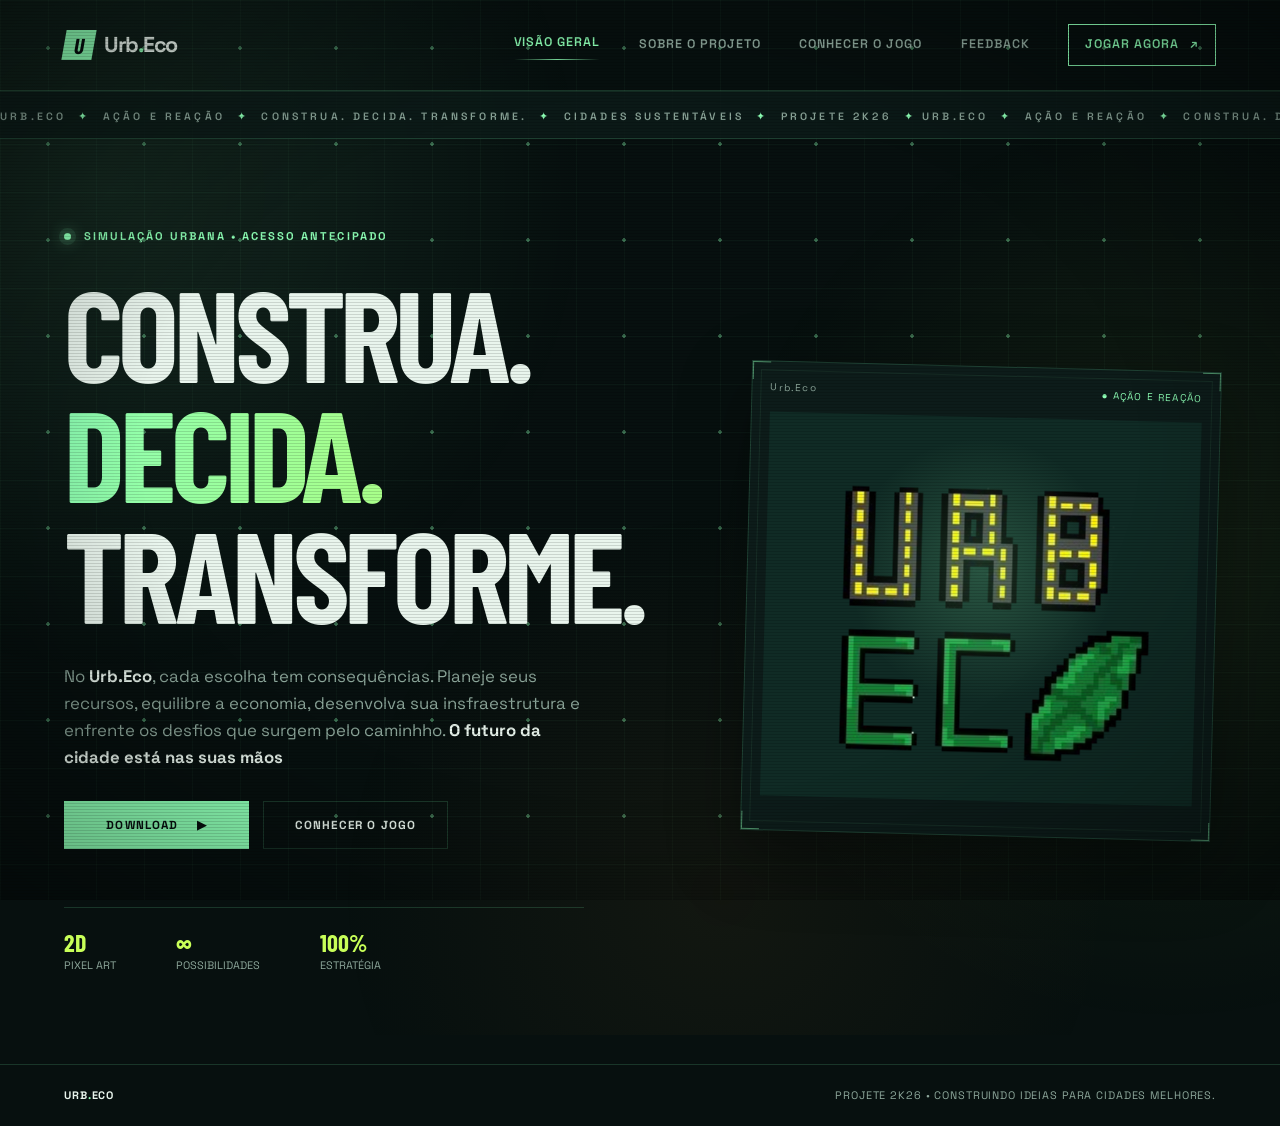
<file: docs/index.html>
<!DOCTYPE html>
<html lang="pt-BR">
<head>
    <meta charset="UTF-8">
    <meta name="viewport" content="width=device-width, initial-scale=1.0">
    <meta name="description" content="Urb.Eco: um jogo de simulação e gestão urbana sustentável.">
    <title>Urb.Eco | Construa o futuro</title>
    <link rel="stylesheet" href="style.css">
</head>
<body>
    <div class="site-shell">
        <header class="topbar">
            <a class="brand" href="index.html" aria-label="Página inicial Urb.Eco">
                <span class="brand-mark">U</span>
                <span>Urb<span class="accent">.</span>Eco</span>
            </a>
            <nav aria-label="Navegação principal">
                <a class="active" href="index.html">Visão geral</a>
                <a href="aboutus.html">Sobre o Projeto</a>
                <a href="conhecerjogo.html">Conhecer o jogo</a>
                <a href="feedback.html">Feedback</a>
                <a class="nav-cta" href="download.html">Jogar agora <span>↗</span></a>
            </nav>
        </header>

        <div class="ticker" aria-hidden="true">
            <div class="ticker-track">
                <span>URB.ECO <b>✦</b> AÇÃO E REAÇÃO <b>✦</b> CONSTRUA. DECIDA. TRANSFORME. <b>✦</b> CIDADES SUSTENTÁVEIS <b>✦</b> PROJETE 2K26 <b>✦</b> </span>
                <span>URB.ECO <b>✦</b> AÇÃO E REAÇÃO <b>✦</b> CONSTRUA. DECIDA. TRANSFORME. <b>✦</b> CIDADES SUSTENTÁVEIS <b>✦</b> PROJETE 2K26 <b>✦</b> </span>
            </div>
        </div>

        <main>
            <section class="hero section-grid" id="home">
                <div class="hero-copy">
                    <p class="eyebrow"><span class="status-dot"></span> Simulação urbana • acesso antecipado</p>
                    <h1>Construa.<br><span class="gradient-text">Decida.</span><br>Transforme.</h1>
                    <p class="hero-text">
                        No <strong>Urb.Eco</strong>, cada escolha tem consequências. Planeje seus recursos, equilibre a economia,
                         desenvolva sua insfraestrutura e enfrente os desfios que surgem pelo caminhho. 
                         <strong>O futuro da cidade está nas suas mãos</strong>                       
                    </p>
                    <div class="hero-actions">
                        <a class="button button-primary" href="download.html"> Download <span>▶</span></a>
                        <a class="button button-ghost" href="conhecerjogo.html">Conhecer o jogo</a>
                    </div>
                    <div class="quick-stats" aria-label="Características do jogo">
                        <div><strong>2D</strong><span>Pixel art</span></div>
                        <div><strong>∞</strong><span>Possibilidades</span></div>
                        <div><strong>100%</strong><span>Estratégia</span></div>
                    </div>
                </div>

                <div class="city-preview" aria-label="Painel de controle da cidade">
                    <div class="preview-header"><span>Urb.Eco</span><span class="live-label">● AÇÃO E REAÇÃO</span></div>
                    <div class="pixel-city">
                        <img src="files/logo.png" alt="Logo do jogo Urb.Eco">
                    </div>
                </div>
            </section>

        </main>

        <footer class="footer"><span>URB<span class="accent">.</span>ECO</span><span>ProjETE 2K26 • Construindo ideias para cidades melhores.</span></footer>
    </div>
</body>
</html>
</file>
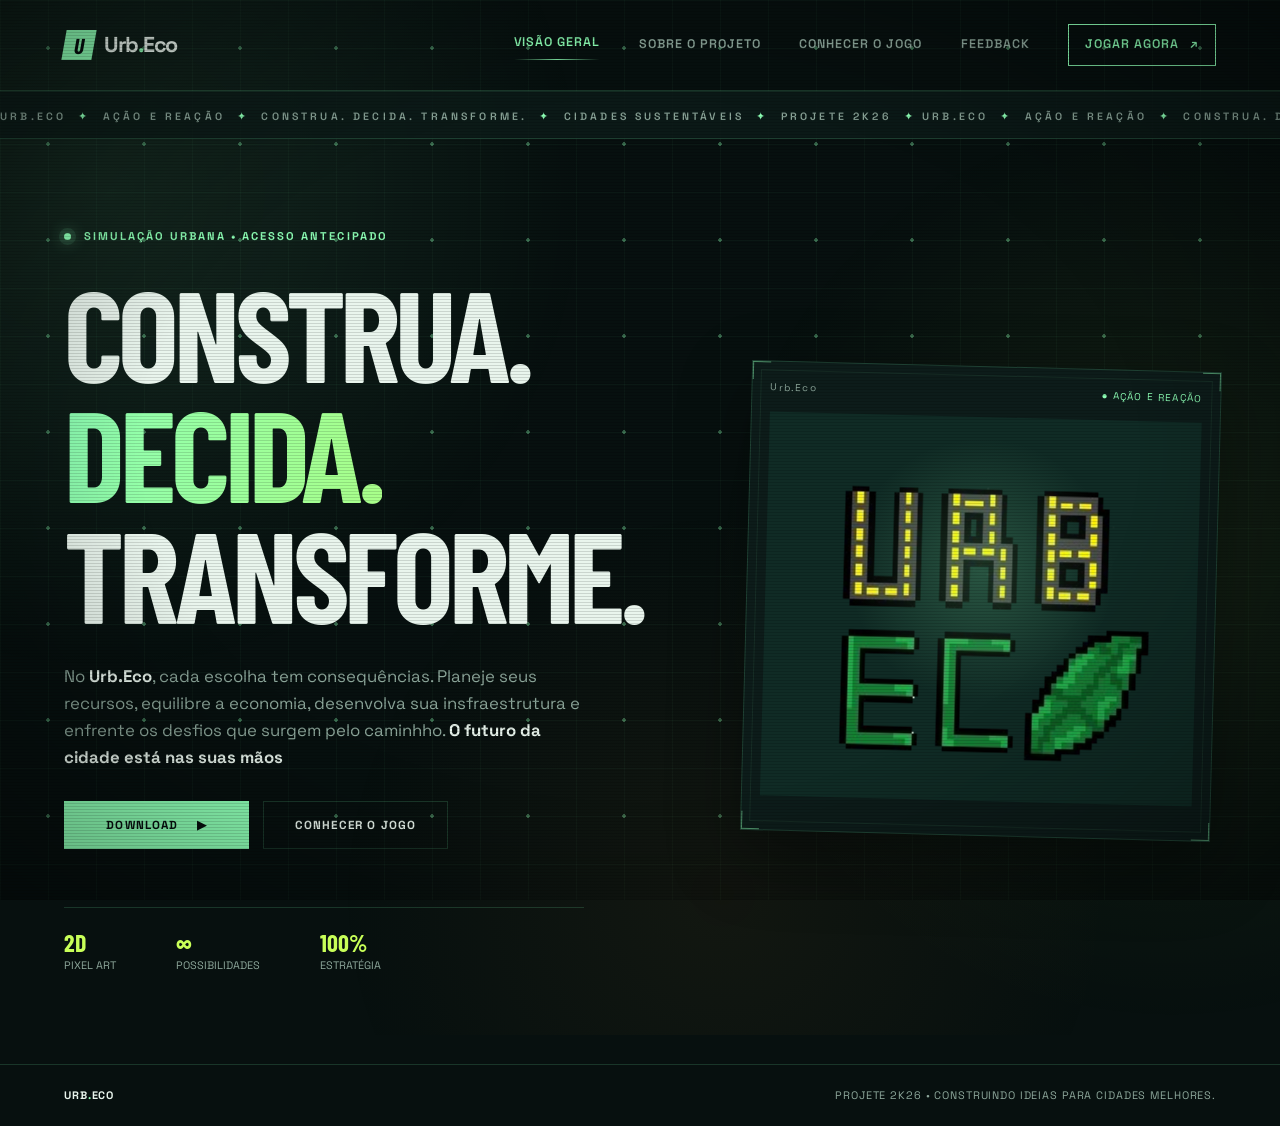
<file: Site/index.html>
<!DOCTYPE html>
<html lang="pt-BR">
<head>
    <meta charset="UTF-8">
    <meta name="viewport" content="width=device-width, initial-scale=1.0">
    <meta name="description" content="Urb.Eco: um jogo de simulação e gestão urbana sustentável.">
    <title>Urb.Eco | Construa o futuro</title>
    <link rel="stylesheet" href="style.css">
</head>
<body>
    <div class="site-shell">
        <header class="topbar">
            <a class="brand" href="index.html" aria-label="Página inicial Urb.Eco">
                <span class="brand-mark">U</span>
                <span>Urb<span class="accent">.</span>Eco</span>
            </a>
            <nav aria-label="Navegação principal">
                <a class="active" href="index.html">Visão geral</a>
                <a href="files/aboutus.html">Sobre o Projeto</a>
                <a href="conhecerjogo.html">Conhecer o jogo</a>
                <a href="feedback.html">Feedback</a>
                <a class="nav-cta" href="download.html">Jogar agora <span>↗</span></a>
            </nav>
        </header>

        <div class="ticker" aria-hidden="true">
            <div class="ticker-track">
                <span>URB.ECO <b>✦</b> AÇÃO E REAÇÃO <b>✦</b> CONSTRUA. DECIDA. TRANSFORME. <b>✦</b> CIDADES SUSTENTÁVEIS <b>✦</b> PROJETE 2K26 <b>✦</b> </span>
                <span>URB.ECO <b>✦</b> AÇÃO E REAÇÃO <b>✦</b> CONSTRUA. DECIDA. TRANSFORME. <b>✦</b> CIDADES SUSTENTÁVEIS <b>✦</b> PROJETE 2K26 <b>✦</b> </span>
            </div>
        </div>

        <main>
            <section class="hero section-grid" id="home">
                <div class="hero-copy">
                    <p class="eyebrow"><span class="status-dot"></span> Simulação urbana • acesso antecipado</p>
                    <h1>Construa.<br><span class="gradient-text">Decida.</span><br>Transforme.</h1>
                    <p class="hero-text">
                        No <strong>Urb.Eco</strong>, cada escolha tem consequências. Planeje seus recursos, equilibre a economia,
                         desenvolva sua insfraestrutura e enfrente os desfios que surgem pelo caminhho. 
                         <strong>O futuro da cidade está nas suas mãos</strong>                       
                    </p>
                    <div class="hero-actions">
                        <a class="button button-primary" href="download.html"> Download <span>▶</span></a>
                        <a class="button button-ghost" href="conhecerjogo.html">Conhecer o jogo</a>
                    </div>
                    <div class="quick-stats" aria-label="Características do jogo">
                        <div><strong>2D</strong><span>Pixel art</span></div>
                        <div><strong>∞</strong><span>Possibilidades</span></div>
                        <div><strong>100%</strong><span>Estratégia</span></div>
                    </div>
                </div>

                <div class="city-preview" aria-label="Painel de controle da cidade">
                    <div class="preview-header"><span>Urb.Eco</span><span class="live-label">● AÇÃO E REAÇÃO</span></div>
                    <div class="pixel-city">
                        <img src="files/logo.png" alt="Logo do jogo Urb.Eco">
                    </div>
                </div>
            </section>

        </main>

        <footer class="footer"><span>URB<span class="accent">.</span>ECO</span><span>ProjETE 2K26 • Construindo ideias para cidades melhores.</span></footer>
    </div>
</body>
</html>
</file>
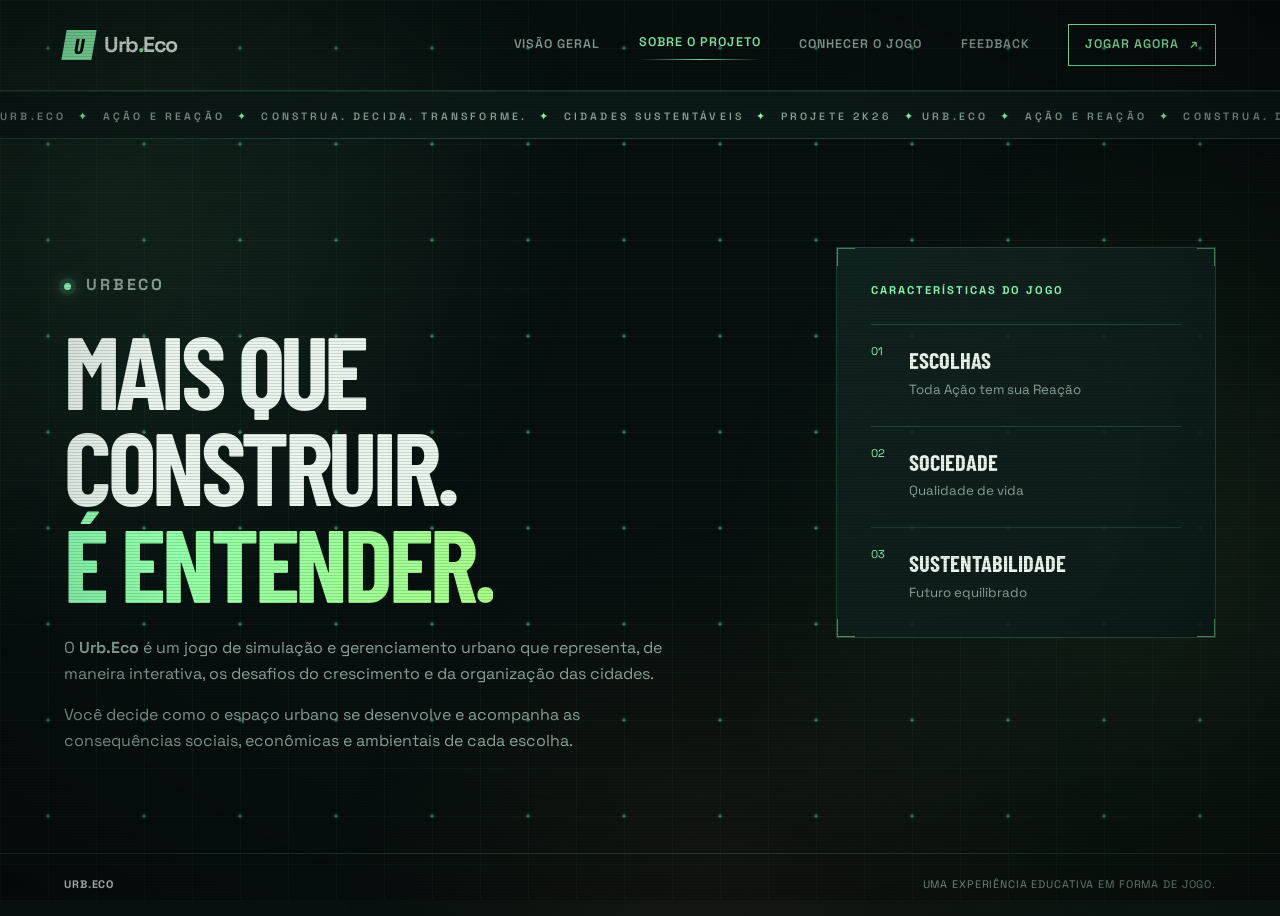
<file: docs/aboutus.html>
<!DOCTYPE html>
<html lang="pt-BR">
<head>
    <meta charset="UTF-8">
    <meta name="viewport" content="width=device-width, initial-scale=1.0">
    <title>Projeto | Urb.Eco</title>
    <link rel="stylesheet" href="style.css">
</head>
<body>
    <div class="site-shell">
        <header class="topbar"> 
            <a class="brand" href="index.html"><span class="brand-mark">U</span><span>Urb<span class="accent">.</span>Eco</span></a>
            <nav aria-label="Navegação principal">
                <a href="index.html">Visão geral</a>
                <a class="active" href="aboutus.html">Sobre o projeto</a>
                <a href="conhecerjogo.html">Conhecer o jogo</a>
                <a href="feedback.html">Feedback</a>
                <a class="nav-cta" href="download.html">Jogar agora <span>↗</span></a>
            </nav>
        </header>

        <div class="ticker" aria-hidden="true">
            <div class="ticker-track">
                <span>URB.ECO <b>✦</b> AÇÃO E REAÇÃO <b>✦</b> CONSTRUA. DECIDA. TRANSFORME. <b>✦</b> CIDADES SUSTENTÁVEIS <b>✦</b> PROJETE 2K26 <b>✦</b> </span>
                <span>URB.ECO <b>✦</b> AÇÃO E REAÇÃO <b>✦</b> CONSTRUA. DECIDA. TRANSFORME. <b>✦</b> CIDADES SUSTENTÁVEIS <b>✦</b> PROJETE 2K26 <b>✦</b> </span>
            </div>
        </div>

        <main class="about-page">
            <section class="about-copy">
                <p class="eyebrow"><span class="status-dot"></span> urbeco</p>
                <h1>Mais que construir.<br><span class="gradient-text">É entender.</span></h1>
                <p>O <strong>Urb.Eco</strong> é um jogo de simulação e gerenciamento urbano que representa, de maneira interativa, os desafios do crescimento e da organização das cidades.</p>
                <p>Você decide como o espaço urbano se desenvolve e acompanha as consequências sociais, econômicas e ambientais de cada escolha.</p>
            </section>
            <aside class="about-panel">
                <p class="card-label">Características do Jogo</p>
                <div><span>01</span><strong>Escolhas</strong><small>Toda Ação tem sua Reação</small></div>
                <div><span>02</span><strong>Sociedade</strong><small>Qualidade de vida</small></div>
                <div><span>03</span><strong>Sustentabilidade</strong><small>Futuro equilibrado</small></div>
            </aside>
        </main>
        <footer class="footer"><span>URB<span class="accent">.</span>ECO</span><span>Uma experiência educativa em forma de jogo.</span></footer>
    </div>
</body>
</html>
</file>
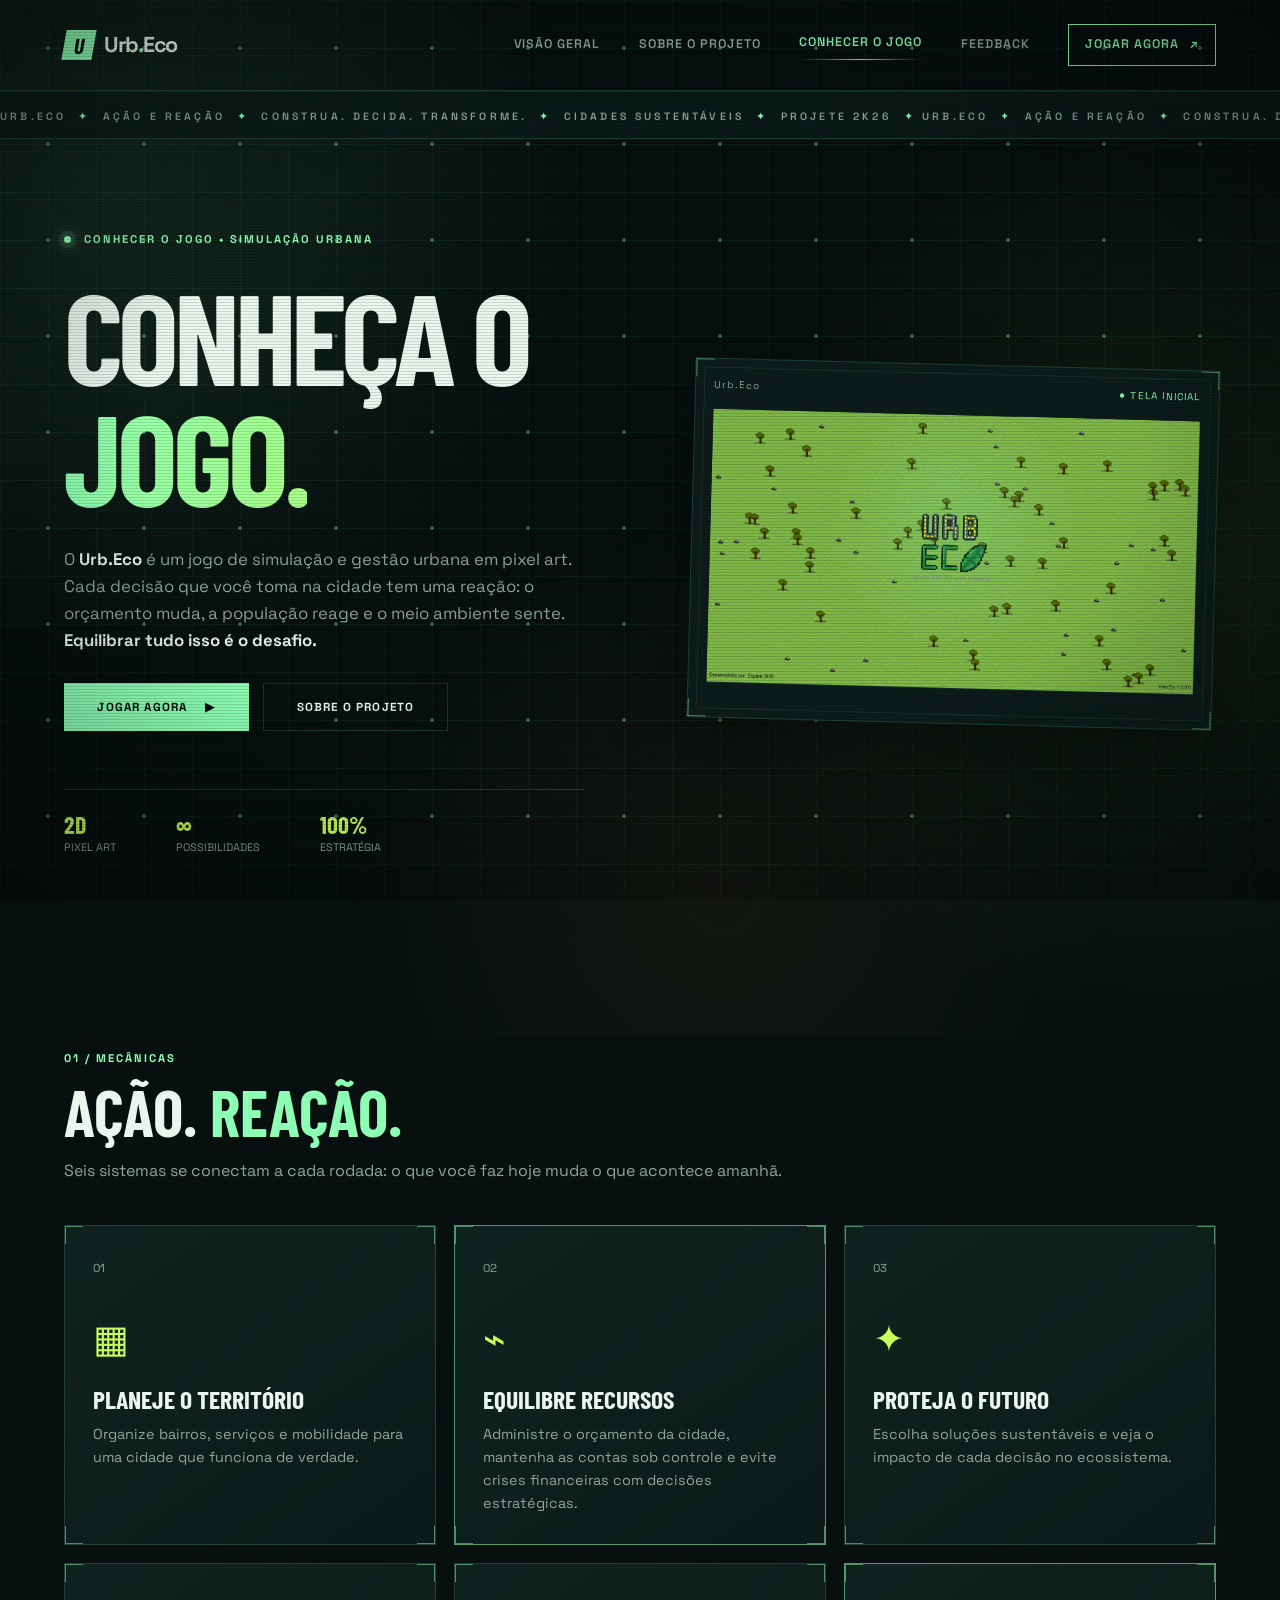
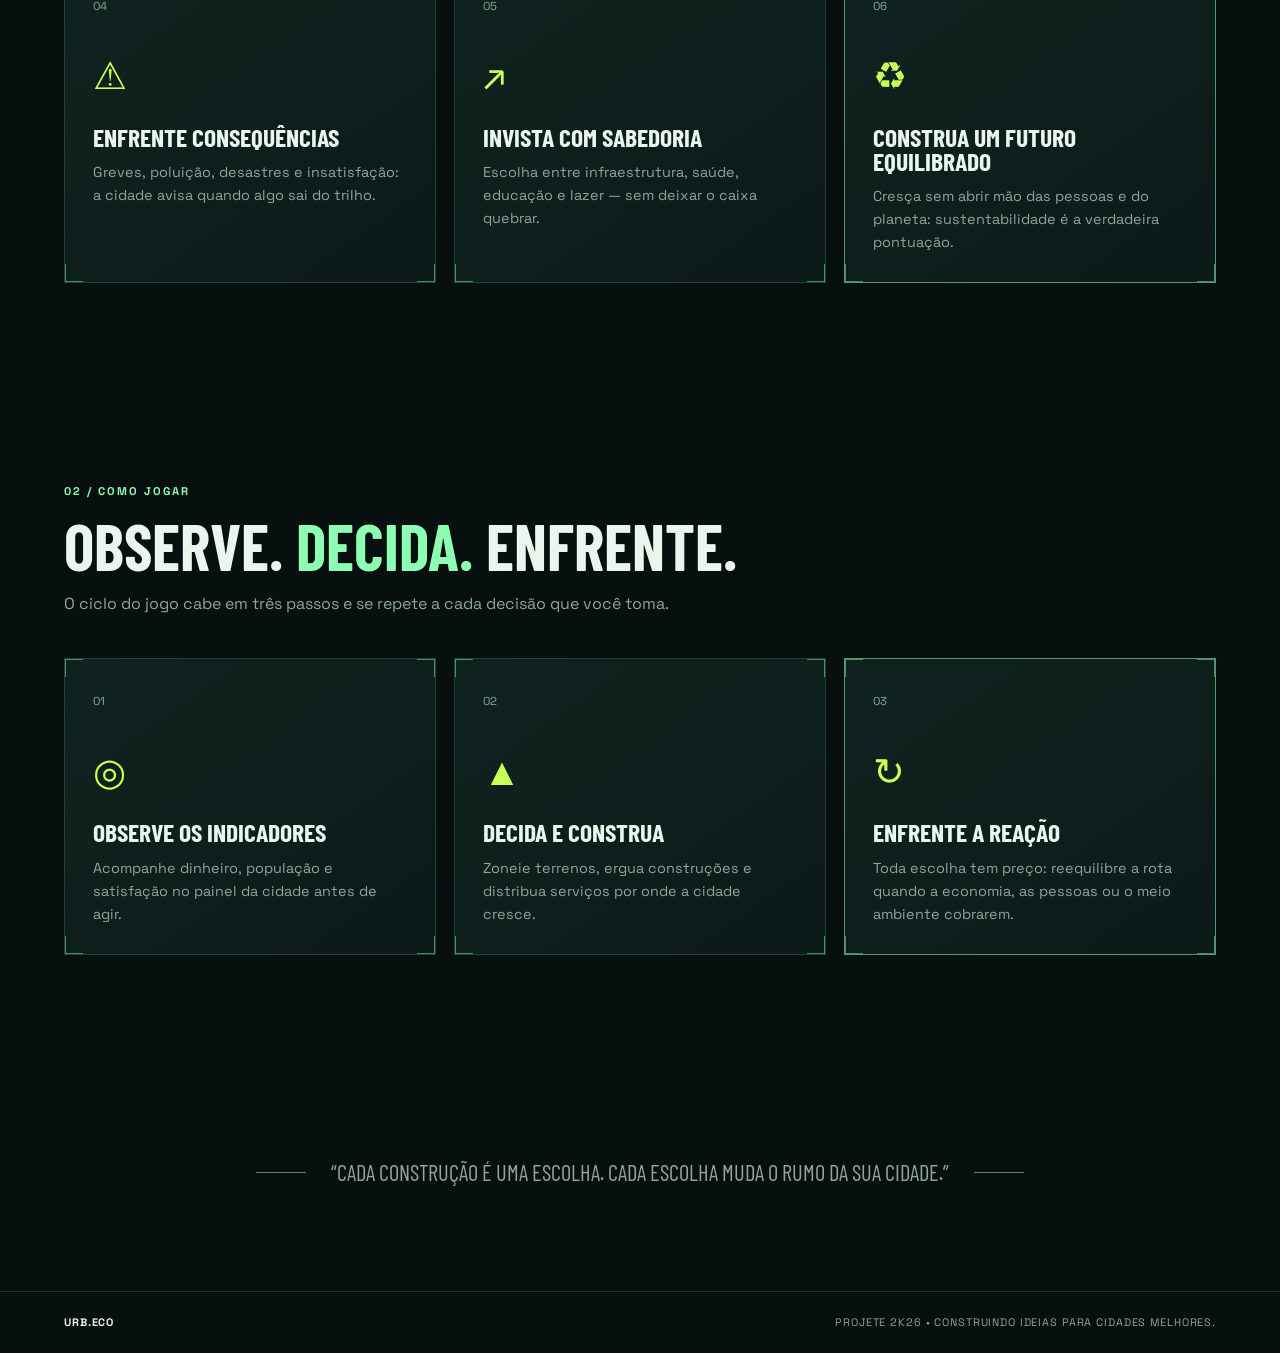
<file: docs/conhecerjogo.html>
<!DOCTYPE html>
<html lang="pt-BR">
<head>
    <meta charset="UTF-8">
    <meta name="viewport" content="width=device-width, initial-scale=1.0">
    <meta name="description" content="Conheça o Urb.Eco: mecânicas, recursos e como jogar o simulador de cidades sustentáveis.">
    <title>Conhecer o jogo | Urb.Eco</title>
    <link rel="stylesheet" href="style.css">
</head>
<body>
    <div class="site-shell">
        <header class="topbar">
            <a class="brand" href="index.html" aria-label="Página inicial Urb.Eco">
                <span class="brand-mark">U</span>
                <span>Urb<span class="accent">.</span>Eco</span>
            </a>
            <nav aria-label="Navegação principal">
                <a href="index.html">Visão geral</a>
                <a href="aboutus.html">Sobre o projeto</a>
                <a class="active" href="conhecerjogo.html">Conhecer o jogo</a>
                <a href="feedback.html">Feedback</a>
                <a class="nav-cta" href="download.html">Jogar agora <span>↗</span></a>
            </nav>
        </header>

        <div class="ticker" aria-hidden="true">
            <div class="ticker-track">
                <span>URB.ECO <b>✦</b> AÇÃO E REAÇÃO <b>✦</b> CONSTRUA. DECIDA. TRANSFORME. <b>✦</b> CIDADES SUSTENTÁVEIS <b>✦</b> PROJETE 2K26 <b>✦</b> </span>
                <span>URB.ECO <b>✦</b> AÇÃO E REAÇÃO <b>✦</b> CONSTRUA. DECIDA. TRANSFORME. <b>✦</b> CIDADES SUSTENTÁVEIS <b>✦</b> PROJETE 2K26 <b>✦</b> </span>
            </div>
        </div>

        <main>
            <section class="hero section-grid" id="jogo">
                <div class="hero-copy">
                    <p class="eyebrow"><span class="status-dot"></span> Conhecer o jogo • simulação urbana</p>
                    <h1>Conheça o<br><span class="gradient-text">jogo.</span></h1>
                    <p class="hero-text">
                        O <strong>Urb.Eco</strong> é um jogo de simulação e gestão urbana em pixel art. Cada decisão
                        que você toma na cidade tem uma reação: o orçamento muda, a população reage e o meio
                        ambiente sente. <strong>Equilibrar tudo isso é o desafio.</strong>
                    </p>
                    <div class="hero-actions">
                        <a class="button button-primary" href="download.html">Jogar agora <span>▶</span></a>
                        <a class="button button-ghost" href="aboutus.html">Sobre o projeto</a>
                    </div>
                    <div class="quick-stats" aria-label="Características do jogo">
                        <div><strong>2D</strong><span>Pixel art</span></div>
                        <div><strong>∞</strong><span>Possibilidades</span></div>
                        <div><strong>100%</strong><span>Estratégia</span></div>
                    </div>
                </div>

                <div class="city-preview" aria-label="Tela inicial do jogo Urb.Eco">
                    <div class="preview-header"><span>Urb.Eco</span><span class="live-label">● TELA INICIAL</span></div>
                    <div class="pixel-city pixel-screen">
                        <img src="files/tela-inicial.jpeg" alt="Tela inicial do jogo Urb.Eco">
                    </div>
                </div>
            </section>

            <section class="content-section" id="mecanicas">
                <div class="section-heading">
                    <p class="eyebrow">01 / Mecânicas</p>
                    <h2>Ação. <span class="accent">Reação.</span></h2>
                    <p>Seis sistemas se conectam a cada rodada: o que você faz hoje muda o que acontece amanhã.</p>
                </div>
                <div class="feature-grid">
                    <article class="feature-card">
                        <span class="card-number">01</span><span class="feature-icon">▦</span>
                        <h3>Planeje o território</h3>
                        <p>Organize bairros, serviços e mobilidade para uma cidade que funciona de verdade.</p>
                    </article>
                    <article class="feature-card featured">
                        <span class="card-number">02</span><span class="feature-icon">⌁</span>
                        <h3>Equilibre recursos</h3>
                        <p>Administre o orçamento da cidade, mantenha as contas sob controle e evite crises
                            financeiras com decisões estratégicas.</p>
                    </article>
                    <article class="feature-card">
                        <span class="card-number">03</span><span class="feature-icon">✦</span>
                        <h3>Proteja o futuro</h3>
                        <p>Escolha soluções sustentáveis e veja o impacto de cada decisão no ecossistema.</p>
                    </article>
                    <article class="feature-card">
                        <span class="card-number">04</span><span class="feature-icon">⚠</span>
                        <h3>Enfrente consequências</h3>
                        <p>Greves, poluição, desastres e insatisfação: a cidade avisa quando algo sai do trilho.</p>
                    </article>
                    <article class="feature-card">
                        <span class="card-number">05</span><span class="feature-icon">↗</span>
                        <h3>Invista com sabedoria</h3>
                        <p>Escolha entre infraestrutura, saúde, educação e lazer — sem deixar o caixa quebrar.</p>
                    </article>
                    <article class="feature-card featured">
                        <span class="card-number">06</span><span class="feature-icon">♻</span>
                        <h3>Construa um futuro equilibrado</h3>
                        <p>Cresça sem abrir mão das pessoas e do planeta: sustentabilidade é a verdadeira pontuação.</p>
                    </article>
                </div>
            </section>

            <section class="content-section" id="como-jogar">
                <div class="section-heading">
                    <p class="eyebrow">02 / Como jogar</p>
                    <h2>Observe. <span class="accent">Decida.</span> Enfrente.</h2>
                    <p>O ciclo do jogo cabe em três passos e se repete a cada decisão que você toma.</p>
                </div>
                <div class="feature-grid">
                    <article class="feature-card">
                        <span class="card-number">01</span><span class="feature-icon">◎</span>
                        <h3>Observe os indicadores</h3>
                        <p>Acompanhe dinheiro, população e satisfação no painel da cidade antes de agir.</p>
                    </article>
                    <article class="feature-card">
                        <span class="card-number">02</span><span class="feature-icon">▲</span>
                        <h3>Decida e construa</h3>
                        <p>Zoneie terrenos, ergua construções e distribua serviços por onde a cidade cresce.</p>
                    </article>
                    <article class="feature-card featured">
                        <span class="card-number">03</span><span class="feature-icon">↻</span>
                        <h3>Enfrente a reação</h3>
                        <p>Toda escolha tem preço: reequilibre a rota quando a economia, as pessoas ou o meio
                            ambiente cobrarem.</p>
                    </article>
                </div>
            </section>

            <section class="manifesto">
                <div class="manifesto-line"></div>
                <p>“Cada construção é uma escolha. Cada escolha muda o rumo da sua cidade.”</p>
                <div class="manifesto-line"></div>
            </section>
        </main>

        <footer class="footer"><span>URB<span class="accent">.</span>ECO</span><span>ProjETE 2K26 • Construindo ideias para cidades melhores.</span></footer>
    </div>
</body>
</html>
</file>
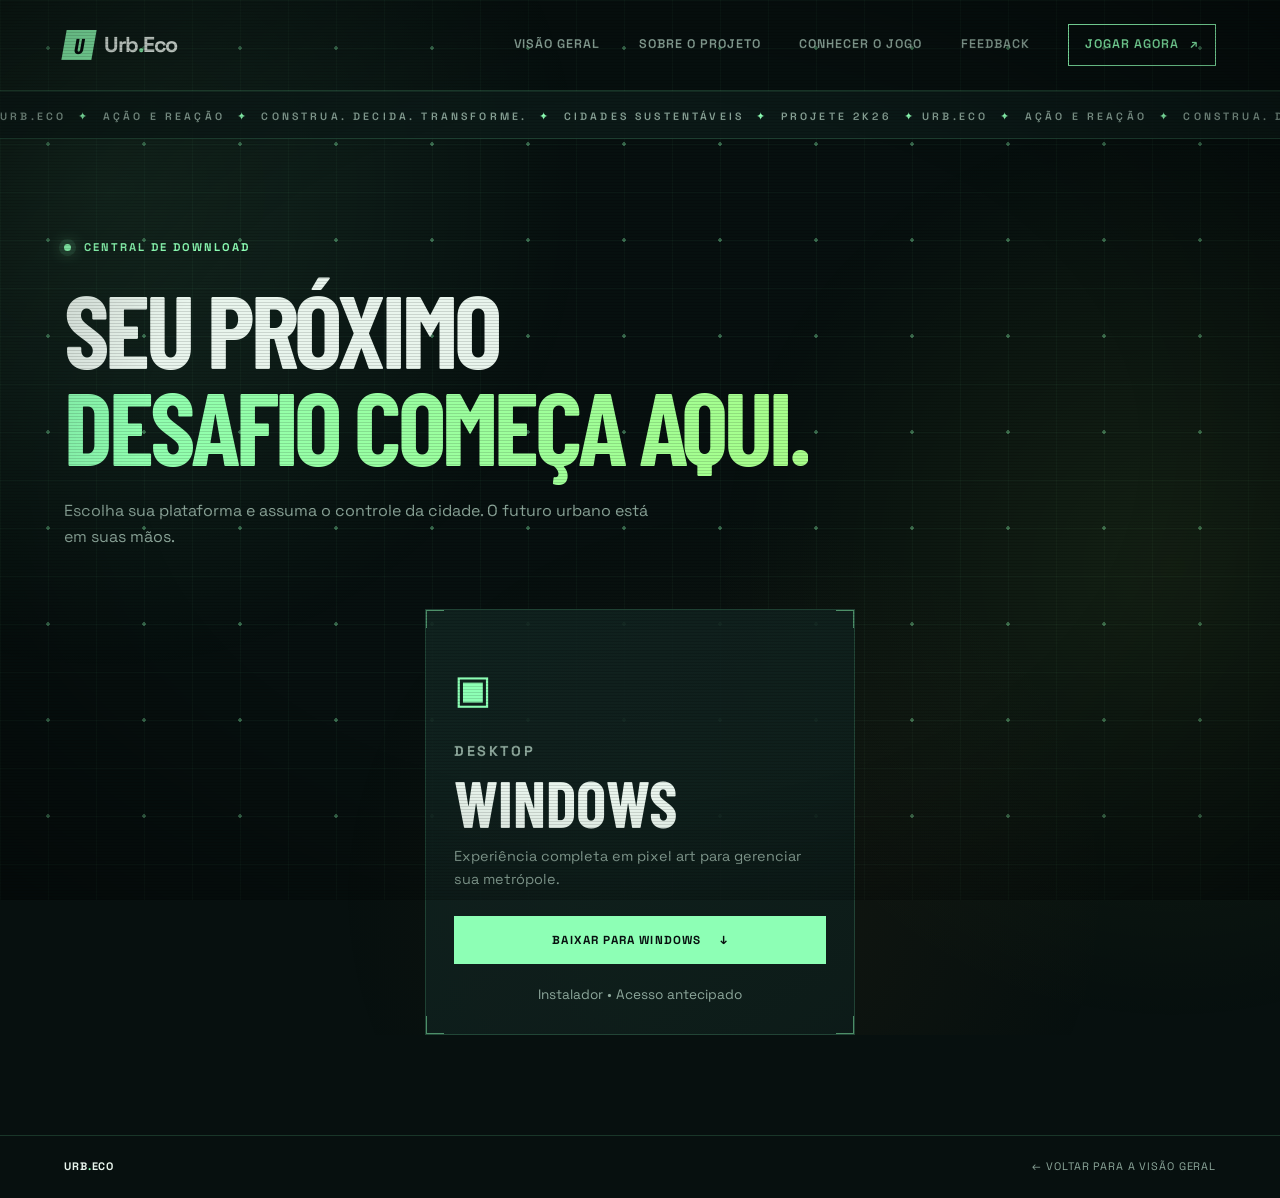
<file: docs/download.html>
<!DOCTYPE html>
<html lang="pt-BR">
<head>
 
    <meta charset="UTF-8">
    <meta name="viewport" content="width=device-width, initial-scale=1.0">
    <title>Download | Urb.Eco</title>
    <link rel="stylesheet" href="style.css">
</head>
<body data-page="download">
    <div class="site-shell">
        <header class="topbar">
            <a class="brand" href="index.html"><span class="brand-mark">U</span><span>Urb<span class="accent">.</span>Eco</span></a>
            <nav aria-label="Navegação principal">
                <a data-nav="home" href="index.html">Visão geral</a>
                <a data-nav="about" href="aboutus.html">Sobre o projeto</a>
                <a data-nav="game" href="conhecerjogo.html">Conhecer o jogo</a>
                <a data-nav="feedback" href="feedback.html">Feedback</a>
                <a class="nav-cta" data-nav="download" href="download.html">Jogar agora <span>↗</span></a>
            </nav>
        </header>

        <div class="ticker" aria-hidden="true">
            <div class="ticker-track">
                <span>URB.ECO <b>✦</b> AÇÃO E REAÇÃO <b>✦</b> CONSTRUA. DECIDA. TRANSFORME. <b>✦</b> CIDADES SUSTENTÁVEIS <b>✦</b> PROJETE 2K26 <b>✦</b> </span>
                <span>URB.ECO <b>✦</b> AÇÃO E REAÇÃO <b>✦</b> CONSTRUA. DECIDA. TRANSFORME. <b>✦</b> CIDADES SUSTENTÁVEIS <b>✦</b> PROJETE 2K26 <b>✦</b> </span>
            </div>
        </div>

        <main class="download-page">
            <section class="download-intro">
                <p class="eyebrow"><span class="status-dot"></span> Central de Download</p>
                <h1>Seu próximo<br><span class="gradient-text">desafio começa aqui.</span></h1>
                <p>Escolha sua plataforma e assuma o controle da cidade. O futuro urbano está em suas mãos.</p>
            </section>
            <section class="downloads">
                <article class="download-card">
                    <span class="platform-icon">▣</span><p class="card-label">DESKTOP</p><h2>Windows</h2>
                    <p>Experiência completa em pixel art para gerenciar sua metrópole.</p>
                    <a class="button button-primary" href="files/UrbEco.exe">Baixar para Windows <span>↓</span></a>
                    <small>Instalador • Acesso antecipado</small>
                </article>
            </section>
        </main>
        <footer class="footer"><span>URB<span class="accent">.</span>ECO</span><a href="index.html">← Voltar para a visão geral</a></footer>
    </div>
</body>
</html>
</file>
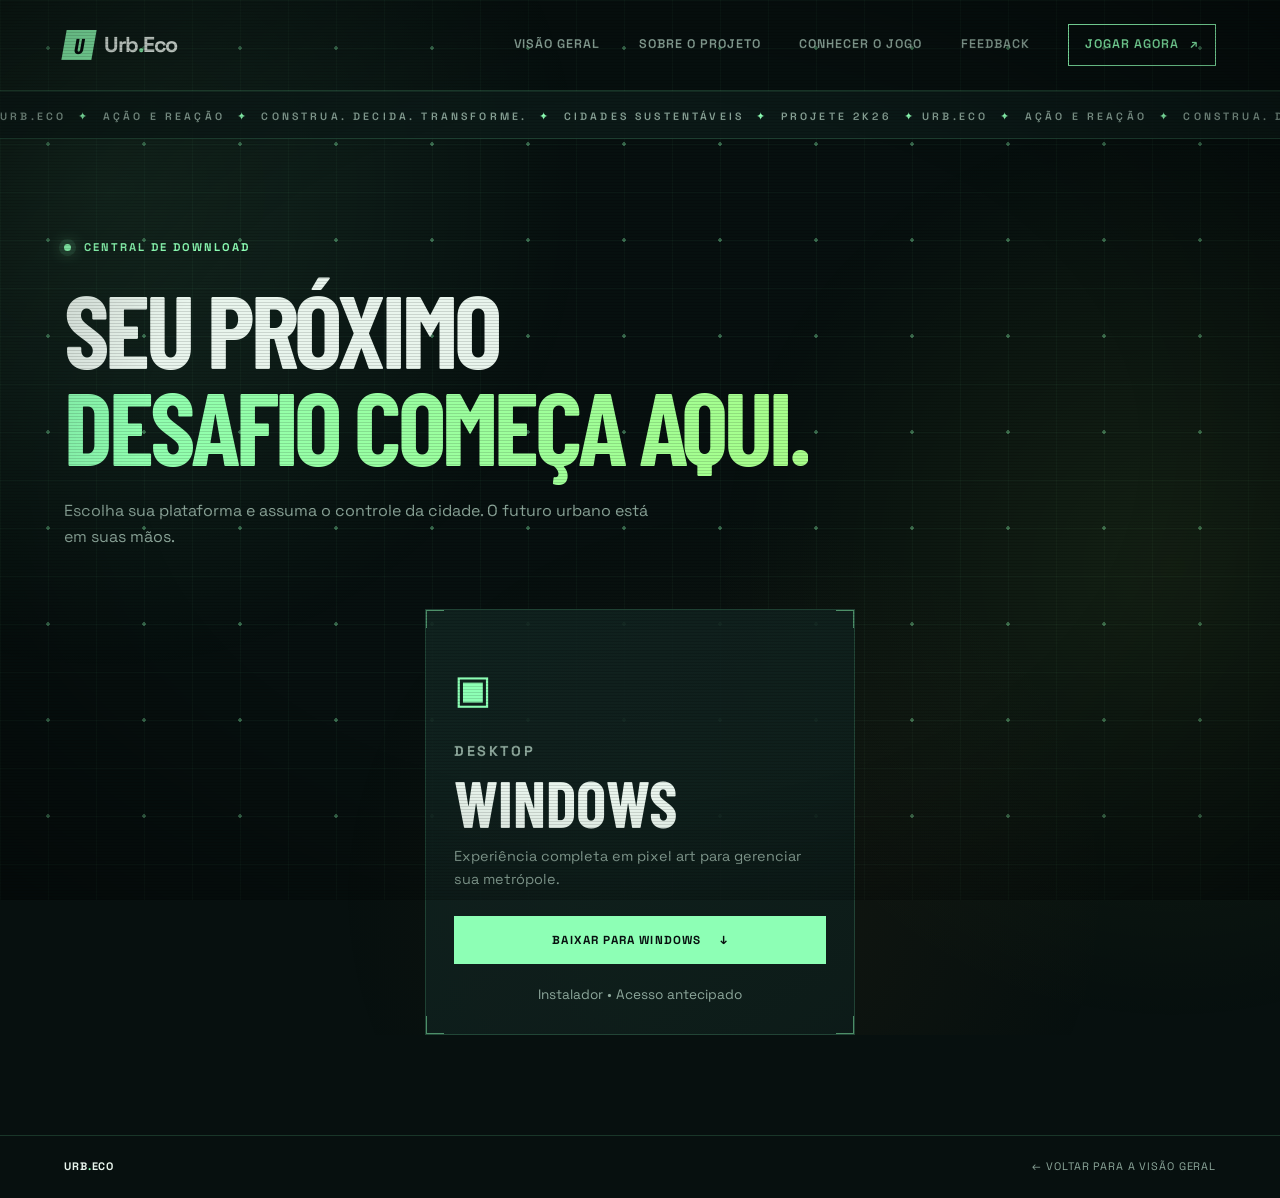
<file: Site/download.html>
<!DOCTYPE html>
<html lang="pt-BR">
<head>
 
    <meta charset="UTF-8">
    <meta name="viewport" content="width=device-width, initial-scale=1.0">
    <title>Download | Urb.Eco</title>
    <link rel="stylesheet" href="style.css">
</head>
<body data-page="download">
    <div class="site-shell">
        <header class="topbar">
            <a class="brand" href="index.html"><span class="brand-mark">U</span><span>Urb<span class="accent">.</span>Eco</span></a>
            <nav aria-label="Navegação principal">
                <a data-nav="home" href="index.html">Visão geral</a>
                <a data-nav="about" href="aboutus.html">Sobre o projeto</a>
                <a data-nav="game" href="conhecerjogo.html">Conhecer o jogo</a>
                <a data-nav="feedback" href="feedback.html">Feedback</a>
                <a class="nav-cta" data-nav="download" href="download.html">Jogar agora <span>↗</span></a>
            </nav>
        </header>

        <div class="ticker" aria-hidden="true">
            <div class="ticker-track">
                <span>URB.ECO <b>✦</b> AÇÃO E REAÇÃO <b>✦</b> CONSTRUA. DECIDA. TRANSFORME. <b>✦</b> CIDADES SUSTENTÁVEIS <b>✦</b> PROJETE 2K26 <b>✦</b> </span>
                <span>URB.ECO <b>✦</b> AÇÃO E REAÇÃO <b>✦</b> CONSTRUA. DECIDA. TRANSFORME. <b>✦</b> CIDADES SUSTENTÁVEIS <b>✦</b> PROJETE 2K26 <b>✦</b> </span>
            </div>
        </div>

        <main class="download-page">
            <section class="download-intro">
                <p class="eyebrow"><span class="status-dot"></span> Central de Download</p>
                <h1>Seu próximo<br><span class="gradient-text">desafio começa aqui.</span></h1>
                <p>Escolha sua plataforma e assuma o controle da cidade. O futuro urbano está em suas mãos.</p>
            </section>
            <section class="downloads">
                <article class="download-card">
                    <span class="platform-icon">▣</span><p class="card-label">DESKTOP</p><h2>Windows</h2>
                    <p>Experiência completa em pixel art para gerenciar sua metrópole.</p>
                    <a class="button button-primary" href="files/Instaladormxcode.exe">Baixar para Windows <span>↓</span></a>
                    <small>Instalador • Acesso antecipado</small>
                </article>
            </section>
        </main>
        <footer class="footer"><span>URB<span class="accent">.</span>ECO</span><a href="index.html">← Voltar para a visão geral</a></footer>
    </div>
</body>
</html>
</file>
<file: docs/style.css>
@import url('https://fonts.googleapis.com/css2?family=Barlow+Condensed:wght@500;600;700;800&family=Space+Grotesk:wght@400;500;600;700&display=swap');

/* ===== Design tokens ===== */
:root {
    --bg: #07100f;
    --panel: #0d1c1a;
    --panel-light: #122521;
    --line: rgba(123, 255, 180, .16);
    --text: #e9f5ed;
    --muted: #8da79b;
    --green: #8dffb5;
    --lime: #c8ff58;
    --orange: #b47527;
    --danger: #ff8080;
    --shadow: 0 24px 70px rgba(0, 0, 0, .35);
}

/* ===== Reset e base ===== */
* {
    box-sizing: border-box;
    margin: 0;
    padding: 0;
}

html {
    scroll-behavior: smooth;
}

body {
    background: var(--bg);
    color: var(--text);
    font-family: 'Space Grotesk', sans-serif;
    line-height: 1.6;
    min-width: 320px;
}

body::before {
    background-image: linear-gradient(rgba(141, 255, 181, .035) 1px, transparent 1px), linear-gradient(90deg, rgba(141, 255, 181, .035) 1px, transparent 1px), radial-gradient(circle, rgba(141, 255, 181, .38) 1.5px, transparent 2px);
    background-size: 48px 48px, 48px 48px, 96px 96px;
    content: '';
    inset: 0;
    pointer-events: none;
    position: fixed;
    z-index: -1;
}

a {
    color: inherit;
    text-decoration: none;
}

.site-shell {
    display: flex;
    flex-direction: column;
    min-height: 100vh;
    overflow: hidden;
}

/* ===== Header e navegação ===== */
.topbar {
    align-items: center;
    border-bottom: 1px solid var(--line);
    display: flex;
    justify-content: space-between;
    margin: 0 auto;
    padding: 24px 5vw;
    width: 100%;
}

.brand {
    align-items: center;
    display: flex;
    font-size: 1.35rem;
    font-weight: 700;
    gap: 10px;
    letter-spacing: -.06em;
}

.brand-mark {
    align-items: center;
    background: var(--green);
    color: var(--bg);
    display: flex;
    font-family: 'Barlow Condensed';
    font-size: 1.35rem;
    height: 30px;
    justify-content: center;
    transform: skew(-10deg);
    width: 30px;
}

.accent,
.gradient-text {
    color: var(--green);
}

.gradient-text {
    background: linear-gradient(100deg, var(--green), var(--lime));
    -webkit-background-clip: text;
    background-clip: text;
    color: transparent;
}

nav {
    align-items: center;
    display: flex;
    gap: clamp(16px, 3vw, 42px);
}

nav a {
    color: var(--muted);
    font-size: .78rem;
    font-weight: 600;
    letter-spacing: .08em;
    text-transform: uppercase;
    transition: color .25s ease, transform .25s ease;
}

nav a:hover,
nav a.active {
    color: var(--green);
    transform: translateY(-2px);
}

.nav-cta {
    border: 1px solid var(--green);
    color: var(--green);
    padding: 10px 16px;
}

.nav-cta span {
    margin-left: 7px;
}

/* ===== Tipografia e textos ===== */
h1,
h2,
h3 {
    font-family: 'Barlow Condensed', sans-serif;
    line-height: .94;
    text-transform: uppercase;
}

h1 {
    font-size: clamp(4.3rem, 10vw, 8.8rem);
    letter-spacing: -.04em;
}

h2 {
    font-size: clamp(2.8rem, 5vw, 5rem);
}

.eyebrow,
.card-label {
    color: var(--green);
    font-size: .7rem;
    font-weight: 700;
    letter-spacing: .18em;
    text-transform: uppercase;
}

.status-dot {
    background: var(--green);
    border-radius: 50%;
    box-shadow: 0 0 0 5px rgba(141, 255, 181, .1), 0 0 16px var(--green);
    display: inline-block;
    height: 7px;
    margin-right: 8px;
    width: 7px;
}

/* ===== Hero ===== */
.hero {
    align-items: center;
    display: grid;
    gap: clamp(40px, 8vw, 120px);
    grid-template-columns: 1fr 1fr;
    margin: 0 auto;
    max-width: 1400px;
    min-height: calc(100vh - 89px);
    padding: 7vw 5vw;
    width: 100%;
}

.hero-copy .eyebrow {
    margin-bottom: 26px;
}

.hero-text {
    color: var(--muted);
    font-size: 1.05rem;
    margin: 30px 0;
    max-width: 520px;
}

.hero-text strong {
    color: var(--text);
}

.hero-actions {
    display: flex;
    flex-wrap: wrap;
    gap: 14px;
}

.button {
    align-items: center;
    border: 1px solid transparent;
    cursor: pointer;
    display: inline-flex;
    font: 700 .73rem 'Space Grotesk';
    gap: 18px;
    justify-content: center;
    letter-spacing: .1em;
    min-width: 185px;
    padding: 16px 22px;
    text-transform: uppercase;
    transition: box-shadow .25s ease, transform .25s ease, background .25s ease;
}

.button:hover {
    box-shadow: 0 0 25px rgba(141, 255, 181, .3);
    transform: translateY(-3px);
}

.button-primary {
    background: var(--green);
    color: var(--bg);
}

.button-ghost {
    border-color: var(--line);
    color: var(--text);
}

.quick-stats {
    border-top: 1px solid var(--line);
    display: flex;
    gap: clamp(22px, 5vw, 60px);
    margin-top: 58px;
    max-width: 520px;
    padding-top: 20px;
}

.quick-stats div {
    display: flex;
    flex-direction: column;
}

.quick-stats strong {
    color: var(--lime);
    font: 700 1.5rem 'Barlow Condensed';
}

.quick-stats span {
    color: var(--muted);
    font-size: .68rem;
    text-transform: uppercase;
}

/* ===== Imagem do jogo ===== */
.city-preview {
    background: var(--panel);
    border: 1px solid var(--line);
    box-shadow: var(--shadow);
    padding: 18px;
    position: relative;
    transform: rotate(1.5deg);
}

.city-preview::after {
    border: 1px solid rgba(141, 255, 181, .08);
    content: '';
    inset: 8px;
    pointer-events: none;
    position: absolute;
}

.preview-header,
.preview-footer {
    color: var(--muted);
    display: flex;
    font-size: .62rem;
    justify-content: space-between;
    letter-spacing: .12em;
    position: relative;
    z-index: 1;
}

.live-label {
    color: var(--green);
}

.pixel-city {
    background: #102b25;
    height: clamp(260px, 30vw, 390px);
    margin: 16px 0;
    overflow: hidden;
    position: relative;
}

.pixel-city::before {
    background: radial-gradient(circle at 50% 40%, rgba(141, 255, 181, .2), transparent 42%);
    content: '';
    inset: 0;
    position: absolute;
    z-index: 1;
}

.pixel-city img {
    display: block;
    height: 100%;
    object-fit: contain;
    width: 100%;
}

.road {
    background: #1a4437;
    position: absolute;
}

.road-horizontal {
    height: 30px;
    left: 0;
    right: 0;
    top: 54%;
}

.road-vertical {
    bottom: 0;
    left: 48%;
    top: 0;
    width: 34px;
}

.road::after {
    background: repeating-linear-gradient(90deg, transparent 0 22px, rgba(200, 255, 88, .6) 22px 32px, transparent 32px 54px);
    content: '';
    inset: 13px 0;
    position: absolute;
}

.road-vertical::after {
    background: repeating-linear-gradient(0deg, transparent 0 22px, rgba(200, 255, 88, .6) 22px 32px, transparent 32px 54px);
    inset: 0 15px;
}

.building {
    background: var(--orange);
    bottom: 54%;
    box-shadow: 7px 7px 0 rgba(0, 0, 0, .2);
    display: block;
    position: absolute;
    width: 48px;
}

.building::after {
    background: repeating-linear-gradient(0deg, #ffe6a9 0 4px, transparent 4px 12px);
    content: '';
    inset: 9px;
    opacity: .7;
    position: absolute;
}

.building-a { height: 110px; left: 12%; }
.building-b { background: #e77961; height: 75px; left: 29%; }
.building-c { background: #94d6be; height: 135px; right: 17%; }
.building-d { background: #d0a25a; bottom: 26px; height: 58px; right: 38%; }

.tree {
    color: var(--green);
    filter: drop-shadow(0 0 8px rgba(141, 255, 181, .5));
    font-size: 2rem;
    position: absolute;
    z-index: 2;
}

.tree-a { left: 8%; top: 28%; }
.tree-b { right: 7%; top: 35%; }

.car {
    animation: drive 5s linear infinite;
    background: var(--lime);
    height: 7px;
    position: absolute;
    width: 16px;
    z-index: 3;
}

.car-a { top: 57%; }
.car-b { animation-delay: -2.4s; background: var(--orange); top: 48%; }

@keyframes drive {
    from { left: -5%; }
    to { left: 105%; }
}

.preview-footer {
    gap: 10px;
    letter-spacing: 0;
}

.preview-footer span {
    align-items: center;
    display: flex;
    gap: 5px;
}

.preview-footer b {
    color: var(--text);
}

.metric-icon {
    font-style: normal;
}

.energy { color: var(--orange); }
.eco { color: var(--green); }
.people { color: #73c9ff; }

/* ===== Seções dos trem do conteudo ===== */
.content-section,
.feedback-page,
.manifesto,
.download-page,
.about-page {
    margin: 0 auto;
    max-width: 1400px;
    padding: 100px 5vw;
    width: 100%;
}

.section-heading {
    margin-bottom: 42px;
}

.section-heading .eyebrow {
    margin-bottom: 15px;
}

.section-heading > p:last-child {
    color: var(--muted);
    margin-top: 15px;
}

.feature-grid,
.downloads {
    display: grid;
    gap: 18px;
    grid-template-columns: repeat(3, 1fr);
}

.feature-card,
.download-card,
.about-panel {
    background: linear-gradient(145deg, rgba(18, 37, 33, .9), rgba(13, 28, 26, .9));
    border: 1px solid var(--line);
    min-height: 255px;
    padding: 28px;
    position: relative;
    transition: border-color .3s ease, transform .3s ease;
}

.feature-card:hover,
.download-card:hover {
    border-color: var(--green);
    transform: translateY(-8px);
}

.feature-card.featured {
    border-color: rgba(141, 255, 181, .55);
}

.card-number {
    color: var(--muted);
    font-size: .72rem;
}

.feature-icon {
    color: var(--lime);
    display: block;
    font-size: 2.4rem;
    margin: 28px 0 18px;
}

.feature-card h3 {
    font-size: 1.6rem;
}

.feature-card p,
.download-card p {
    color: var(--muted);
    font-size: .9rem;
    margin-top: 12px;
}

.manifesto {
    align-items: center;
    display: flex;
    gap: 25px;
    justify-content: center;
    text-align: center;
}

.manifesto p {
    color: var(--muted);
    font-family: 'Barlow Condensed';
    font-size: 1.4rem;
    max-width: 650px;
    text-transform: uppercase;
}

.manifesto-line {
    background: var(--green);
    height: 1px;
    opacity: .5;
    width: 50px;
}

/* ===== Download e sobre ===== */
.download-page {
    flex: 1;
}

.download-intro {
    margin-bottom: 60px;
    max-width: 750px;
}

.download-intro .eyebrow,
.about-copy .eyebrow {
    margin-bottom: 24px;
}

.download-intro h1,
.about-copy h1 {
    font-size: clamp(3.8rem, 8vw, 7rem);
}

.download-intro > p:last-child,
.about-copy > p {
    color: var(--muted);
    font-size: 1rem;
    margin-top: 25px;
    max-width: 600px;
}

.downloads {
    grid-template-columns: minmax(260px, 430px);
    justify-content: center;
}

.download-card {
    min-height: 350px;
}

.platform-icon {
    color: var(--green);
    display: block;
    font-size: 2.5rem;
    margin: 20px 0 18px;
}

.download-card h2 {
    font-size: 4rem;
    margin-top: 10px;
}

.download-card .button {
    margin-top: 25px;
    width: 100%;
}

.download-card small {
    color: var(--muted);
    display: block;
    font-size: .85rem;
    margin-top: 20px;
    text-align: center;
}

.download-card-alt {
    border-color: rgba(255, 180, 91, .3);
}

.download-card-alt .platform-icon {
    color: var(--orange);
}

.button-disabled {
    background: #263a35;
    color: #6b8177;
    cursor: not-allowed;
}

.button-disabled:hover {
    box-shadow: none;
    transform: none;
}

.about-page {
    align-items: start;
    display: grid;
    flex: 1;
    gap: 10vw;
    grid-template-columns: 1fr 380px;
    padding-top: 12vh;
}

.about-copy > p + p {
    margin-top: 16px;
}

.about-panel {
    padding: 34px;
}

.about-panel > div {
    border-top: 1px solid var(--line);
    display: grid;
    grid-template-columns: 38px 1fr;
    margin-top: 25px;
    padding-top: 18px;
}

.about-panel span {
    color: var(--green);
    font-size: .7rem;
}

.about-panel strong {
    font-family: 'Barlow Condensed';
    font-size: 1.4rem;
    text-transform: uppercase;
}

.about-panel small {
    color: var(--muted);
    grid-column: 2;
}

/* ===== Feedback ===== */
.feedback-page {
    flex: 1;
    padding-top: 12vh;
}

.feedback-page .feedback-title {
    font-size: clamp(3.4rem, 8vw, 6.5rem);
    letter-spacing: -.04em;
}

.feedback-page .section-heading {
    margin-bottom: 48px;
    max-width: 760px;
}

.feedback-layout {
    display: grid;
    gap: 18px;
    grid-template-columns: 320px 1fr;
}

.feedback-tips {
    display: flex;
    flex-direction: column;
    gap: 18px;
}

.feedback-tip {
    background: linear-gradient(145deg, rgba(18, 37, 33, .9), rgba(13, 28, 26, .9));
    border: 1px solid var(--line);
    flex: 1;
    padding: 24px;
    transition: border-color .3s ease, transform .3s ease;
}

.feedback-tip:hover {
    border-color: var(--green);
    transform: translateY(-4px);
}

.feedback-tip span {
    display: block;
    font-size: 1.6rem;
    margin-bottom: 12px;
}

.feedback-tip h3 {
    font-size: 1.3rem;
}

.feedback-tip p {
    color: var(--muted);
    font-size: .85rem;
    margin-top: 10px;
}

.feedback-form {
    background: linear-gradient(145deg, rgba(18, 37, 33, .9), rgba(13, 28, 26, .9));
    border: 1px solid var(--line);
    display: flex;
    flex-direction: column;
    gap: 22px;
    padding: 32px;
}

.field-row {
    display: grid;
    gap: 18px;
    grid-template-columns: 1fr 1fr;
}

.field {
    display: flex;
    flex-direction: column;
    gap: 10px;
}

.field-label {
    color: var(--text);
    font: 700 .7rem 'Space Grotesk';
    letter-spacing: .14em;
    text-transform: uppercase;
}

.field-label small {
    color: var(--muted);
    font-weight: 400;
    letter-spacing: .06em;
}

.required {
    color: var(--danger);
}

.feedback-types {
    display: flex;
    flex-wrap: wrap;
    gap: 10px;
}

.type-chip input {
    opacity: 0;
    position: absolute;
}

.type-chip span {
    border: 1px solid var(--line);
    color: var(--muted);
    cursor: pointer;
    display: block;
    font: 600 .72rem 'Space Grotesk';
    letter-spacing: .08em;
    padding: 11px 15px;
    text-transform: uppercase;
    transition: border-color .25s ease, color .25s ease, background .25s ease, box-shadow .25s ease;
}

.type-chip:hover span {
    border-color: rgba(141, 255, 181, .5);
    color: var(--text);
}

.type-chip input:checked + span {
    background: rgba(141, 255, 181, .1);
    border-color: var(--green);
    box-shadow: 0 0 18px rgba(141, 255, 181, .18);
    color: var(--green);
}

.type-chip input:focus-visible + span {
    outline: 2px solid var(--lime);
    outline-offset: 2px;
}

.field-input {
    background: rgba(7, 16, 15, .6);
    border: 1px solid var(--line);
    color: var(--text);
    font: 400 .92rem 'Space Grotesk';
    line-height: 1.5;
    padding: 14px 16px;
    transition: border-color .25s ease, box-shadow .25s ease;
    width: 100%;
}

textarea.field-input {
    resize: vertical;
}

.field-input::placeholder {
    color: #5f7a70;
}

.field-input:focus {
    border-color: var(--green);
    box-shadow: 0 0 0 3px rgba(141, 255, 181, .12);
    outline: none;
}

.field-input.invalid {
    border-color: var(--danger);
    box-shadow: 0 0 0 3px rgba(255, 128, 128, .12);
}

.field-meta {
    display: flex;
    gap: 14px;
    justify-content: space-between;
}

.field-error {
    color: var(--danger);
    font-size: .74rem;
}

.char-counter {
    color: var(--muted);
    font-size: .7rem;
    margin-left: auto;
    white-space: nowrap;
}

.char-counter b {
    color: var(--text);
    font-weight: 600;
}

.feedback-actions {
    align-items: center;
    display: flex;
    flex-wrap: wrap;
    gap: 18px;
}

.feedback-note {
    color: var(--muted);
    font-size: .72rem;
    max-width: 320px;
}

.feedback-success {
    background: rgba(141, 255, 181, .08);
    border: 1px solid rgba(141, 255, 181, .4);
    color: var(--green);
    font-size: .85rem;
    padding: 14px 16px;
}

.feedback-success strong {
    font-family: 'Barlow Condensed';
    font-size: 1.05rem;
    letter-spacing: .04em;
    text-transform: uppercase;
}

.feedback-success b {
    color: var(--lime);
}

/* ===== Footer ===== */
.footer {
    border-top: 1px solid var(--line);
    color: var(--muted);
    display: flex;
    font-size: .68rem;
    justify-content: space-between;
    letter-spacing: .08em;
    margin-top: auto;
    padding: 22px 5vw;
    text-transform: uppercase;
}

.footer > span:first-child {
    color: var(--text);
    font-weight: 700;
}

/* ===== Efeitos visuais automáticos ===== */
body::before {
    animation: grid-drift 36s linear infinite;
}

body::after {
    animation: orb-float 26s ease-in-out infinite;
    background:
        radial-gradient(circle at 18% 28%, rgba(141, 255, 181, .10), transparent 30%),
        radial-gradient(circle at 82% 60%, rgba(200, 255, 88, .07), transparent 30%),
        radial-gradient(circle at 55% 88%, rgba(180, 117, 39, .07), transparent 28%);
    content: '';
    inset: -15%;
    pointer-events: none;
    position: fixed;
    z-index: -1;
}

@keyframes grid-drift {
    from { background-position: 0 0, 0 0, 0 0; }
    to { background-position: 48px 48px, 48px 48px, 96px 96px; }
}

@keyframes orb-float {
    0% { transform: translate3d(0, 0, 0) scale(1); }
    33% { transform: translate3d(4%, -3%, 0) scale(1.1); }
    66% { transform: translate3d(-4%, 3%, 0) scale(1.05); }
    100% { transform: translate3d(0, 0, 0) scale(1); }
}

.status-dot {
    animation: status-pulse 2.4s ease-in-out infinite;
}

@keyframes status-pulse {
    0%, 100% {
        box-shadow: 0 0 0 5px rgba(141, 255, 181, .1), 0 0 16px var(--green);
        transform: scale(1);
    }
    50% {
        box-shadow: 0 0 0 9px rgba(141, 255, 181, .04), 0 0 28px var(--green);
        transform: scale(1.35);
    }
}

.city-preview {
    animation: preview-bob 7s ease-in-out infinite;
}

@keyframes preview-bob {
    0%, 100% { transform: rotate(1.5deg) translateY(0); }
    50% { transform: rotate(1.5deg) translateY(-14px); }
}

.pixel-screen {
    aspect-ratio: 16 / 9;
    height: auto;
}

.gradient-text {
    animation: text-shimmer 6s linear infinite;
    background-size: 220% auto;
}

@keyframes text-shimmer {
    from { background-position: 0% center; }
    to { background-position: 220% center; }
}

.button {
    overflow: hidden;
    position: relative;
}

.button::after {
    animation: btn-sweep 4.2s ease-in-out infinite;
    background: linear-gradient(105deg, transparent 30%, rgba(255, 255, 255, .35) 50%, transparent 70%);
    content: '';
    height: 100%;
    left: -55%;
    pointer-events: none;
    position: absolute;
    top: 0;
    transform: skewX(-18deg);
    width: 45%;
}

@keyframes btn-sweep {
    0% { left: -55%; }
    55%, 100% { left: 115%; }
}

.nav-cta {
    animation: cta-pulse 3.4s ease-in-out infinite;
}

@keyframes cta-pulse {
    0%, 100% { box-shadow: 0 0 0 rgba(141, 255, 181, 0); }
    50% { box-shadow: 0 0 18px rgba(141, 255, 181, .35); }
}

.manifesto-line {
    animation: line-breathe 4.5s ease-in-out infinite;
}

@keyframes line-breathe {
    0%, 100% { opacity: .5; transform: scaleX(1); }
    50% { opacity: 1; transform: scaleX(1.5); }
}

.brand-mark {
    animation: brand-float 5s ease-in-out infinite;
}

@keyframes brand-float {
    0%, 100% { transform: skew(-10deg) translateY(0); }
    50% { transform: skew(-10deg) translateY(-3px); }
}

@media (prefers-reduced-motion: reduce) {
    *,
    *::before,
    *::after {
        animation-duration: .01ms !important;
        animation-iteration-count: 1 !important;
        transition-duration: .01ms !important;
    }
}

/* --- Cyber / Urbano: overlay CRT, glitch e HUD --- */
.site-shell::before {
    background:
        repeating-linear-gradient(0deg, rgba(0, 0, 0, .13) 0 1px, transparent 1px 3px),
        radial-gradient(ellipse at center, transparent 55%, rgba(0, 0, 0, .35) 100%);
    content: '';
    inset: 0;
    pointer-events: none;
    position: fixed;
    z-index: 60;
}

.site-shell::after {
    animation: crt-sweep 7s linear infinite;
    background: linear-gradient(180deg, transparent, rgba(141, 255, 181, .06) 45%, rgba(141, 255, 181, .13) 50%, rgba(141, 255, 181, .06) 55%, transparent);
    content: '';
    height: 26vh;
    left: 0;
    pointer-events: none;
    position: fixed;
    right: 0;
    top: -30vh;
    z-index: 61;
}

@keyframes crt-sweep {
    to { transform: translateY(160vh); }
}

h1, h2 {
    animation: cyber-glitch 8s infinite;
}

@keyframes cyber-glitch {
    0%, 92%, 100% {
        text-shadow: 0 0 22px rgba(141, 255, 181, .22);
        transform: translate(0, 0);
    }
    93% {
        text-shadow: -3px 0 rgba(255, 59, 107, .9), 3px 0 rgba(59, 255, 242, .9);
        transform: translate(-2px, 1px);
    }
    94.5% {
        text-shadow: 3px 0 rgba(255, 59, 107, .9), -3px 0 rgba(59, 255, 242, .9);
        transform: translate(2px, -1px);
    }
    96% {
        text-shadow: -2px 0 rgba(200, 255, 88, .85), 2px 0 rgba(141, 255, 181, .85);
        transform: translate(-1px, 0);
    }
    97.5% {
        text-shadow: 0 0 22px rgba(141, 255, 181, .22);
        transform: translate(0, 0);
    }
}

.live-label {
    animation: live-flicker 4s infinite;
}

@keyframes live-flicker {
    0%, 95%, 100% { opacity: 1; }
    96% { opacity: .3; }
    97% { opacity: 1; }
    98% { opacity: .45; }
}

nav a {
    position: relative;
}

nav a::after {
    background: linear-gradient(90deg, transparent, var(--green), transparent);
    bottom: -7px;
    content: '';
    height: 1px;
    left: 0;
    position: absolute;
    right: 0;
    transform: scaleX(0);
    transition: transform .3s ease;
}

nav a:hover::after,
nav a.active::after {
    transform: scaleX(1);
}

.nav-cta::after {
    display: none;
}

.nav-cta:hover {
    background: rgba(141, 255, 181, .12);
    box-shadow: 0 0 22px rgba(141, 255, 181, .4);
}

.feature-card::before,
.download-card::before,
.feedback-tip::before,
.feedback-form::before,
.about-panel::before,
.city-preview::before {
    background:
        linear-gradient(var(--green), var(--green)) left top / 18px 1px no-repeat,
        linear-gradient(var(--green), var(--green)) left top / 1px 18px no-repeat,
        linear-gradient(var(--green), var(--green)) right top / 18px 1px no-repeat,
        linear-gradient(var(--green), var(--green)) right top / 1px 18px no-repeat,
        linear-gradient(var(--green), var(--green)) left bottom / 18px 1px no-repeat,
        linear-gradient(var(--green), var(--green)) left bottom / 1px 18px no-repeat,
        linear-gradient(var(--green), var(--green)) right bottom / 18px 1px no-repeat,
        linear-gradient(var(--green), var(--green)) right bottom / 1px 18px no-repeat;
    content: '';
    inset: 0;
    opacity: .5;
    pointer-events: none;
    position: absolute;
    transition: filter .3s ease, opacity .3s ease;
    z-index: 2;
}

.feature-card:hover::before,
.download-card:hover::before,
.feedback-tip:hover::before,
.feedback-form:hover::before,
.about-panel:hover::before,
.city-preview:hover::before {
    filter: drop-shadow(0 0 6px rgba(141, 255, 181, .9));
    opacity: 1;
}

.feedback-form,
.feedback-tip {
    position: relative;
}

.button:hover {
    box-shadow: 0 0 30px rgba(141, 255, 181, .5), 0 0 70px rgba(141, 255, 181, .18);
}

.button-primary:hover {
    background: linear-gradient(100deg, var(--green), var(--lime));
}

.button-ghost:hover {
    border-color: var(--green);
    color: var(--green);
}

.button:active {
    transform: translateY(0) scale(.97);
}

/* --- Ticker urbano --- */
.ticker {
    background: rgba(13, 28, 26, .8);
    border-bottom: 1px solid var(--line);
    border-top: 1px solid rgba(123, 255, 180, .08);
    overflow: hidden;
    padding: 10px 0;
    position: relative;
    white-space: nowrap;
    z-index: 5;
}

.ticker-track {
    animation: ticker-scroll 30s linear infinite;
    display: inline-flex;
    width: max-content;
    will-change: transform;
}

.ticker:hover .ticker-track {
    animation-play-state: paused;
}

.ticker-track span {
    color: var(--muted);
    font: 600 .66rem 'Space Grotesk';
    letter-spacing: .3em;
    text-transform: uppercase;
}

.ticker-track span b {
    color: var(--green);
    font-weight: 400;
    padding: 0 6px;
}

@keyframes ticker-scroll {
    to { transform: translateX(-50%); }
}

.pixel-city img {
    transition: transform .25s ease;
}

/* ===== Responsividade ===== */
@media (max-width: 800px) {
    .topbar {
        align-items: flex-start;
        flex-direction: column;
        gap: 22px;
    }

    .hero {
        grid-template-columns: 1fr;
        padding-top: 70px;
    }

    .hero h1 {
        font-size: clamp(4rem, 18vw, 7rem);
    }

    .city-preview {
        animation: none;
        transform: none;
    }

    .feature-grid,
    .downloads,
    .feedback-layout,
    .field-row {
        grid-template-columns: 1fr;
    }

    .feedback-form {
        padding: 24px;
    }

    .about-page {
        gap: 50px;
        grid-template-columns: 1fr;
        padding-top: 70px;
    }

    .footer {
        align-items: flex-start;
        flex-direction: column;
        gap: 8px;
    }
}

@media (max-width: 480px) {
    nav {
        flex-wrap: wrap;
        gap: 14px;
    }

    .nav-cta {
        padding: 8px 10px;
    }

    .hero,
    .content-section,
    .feedback-page,
    .manifesto,
    .download-page,
    .about-page {
        padding-left: 20px;
        padding-right: 20px;
    }

    .preview-footer {
        flex-wrap: wrap;
    }

    .hero-actions .button {
        width: 100%;
    }
}
</file>
<file: Site/style.css>
@import url('https://fonts.googleapis.com/css2?family=Barlow+Condensed:wght@500;600;700;800&family=Space+Grotesk:wght@400;500;600;700&display=swap');

/* ===== Design tokens ===== */
:root {
    --bg: #07100f;
    --panel: #0d1c1a;
    --panel-light: #122521;
    --line: rgba(123, 255, 180, .16);
    --text: #e9f5ed;
    --muted: #8da79b;
    --green: #8dffb5;
    --lime: #c8ff58;
    --orange: #b47527;
    --danger: #ff8080;
    --shadow: 0 24px 70px rgba(0, 0, 0, .35);
}

/* ===== Reset e base ===== */
* {
    box-sizing: border-box;
    margin: 0;
    padding: 0;
}

html {
    scroll-behavior: smooth;
}

body {
    background: var(--bg);
    color: var(--text);
    font-family: 'Space Grotesk', sans-serif;
    line-height: 1.6;
    min-width: 320px;
}

body::before {
    background-image: linear-gradient(rgba(141, 255, 181, .035) 1px, transparent 1px), linear-gradient(90deg, rgba(141, 255, 181, .035) 1px, transparent 1px), radial-gradient(circle, rgba(141, 255, 181, .38) 1.5px, transparent 2px);
    background-size: 48px 48px, 48px 48px, 96px 96px;
    content: '';
    inset: 0;
    pointer-events: none;
    position: fixed;
    z-index: -1;
}

a {
    color: inherit;
    text-decoration: none;
}

.site-shell {
    display: flex;
    flex-direction: column;
    min-height: 100vh;
    overflow: hidden;
}

/* ===== Header e navegação ===== */
.topbar {
    align-items: center;
    border-bottom: 1px solid var(--line);
    display: flex;
    justify-content: space-between;
    margin: 0 auto;
    padding: 24px 5vw;
    width: 100%;
}

.brand {
    align-items: center;
    display: flex;
    font-size: 1.35rem;
    font-weight: 700;
    gap: 10px;
    letter-spacing: -.06em;
}

.brand-mark {
    align-items: center;
    background: var(--green);
    color: var(--bg);
    display: flex;
    font-family: 'Barlow Condensed';
    font-size: 1.35rem;
    height: 30px;
    justify-content: center;
    transform: skew(-10deg);
    width: 30px;
}

.accent,
.gradient-text {
    color: var(--green);
}

.gradient-text {
    background: linear-gradient(100deg, var(--green), var(--lime));
    -webkit-background-clip: text;
    background-clip: text;
    color: transparent;
}

nav {
    align-items: center;
    display: flex;
    gap: clamp(16px, 3vw, 42px);
}

nav a {
    color: var(--muted);
    font-size: .78rem;
    font-weight: 600;
    letter-spacing: .08em;
    text-transform: uppercase;
    transition: color .25s ease, transform .25s ease;
}

nav a:hover,
nav a.active {
    color: var(--green);
    transform: translateY(-2px);
}

.nav-cta {
    border: 1px solid var(--green);
    color: var(--green);
    padding: 10px 16px;
}

.nav-cta span {
    margin-left: 7px;
}

/* ===== Tipografia e textos ===== */
h1,
h2,
h3 {
    font-family: 'Barlow Condensed', sans-serif;
    line-height: .94;
    text-transform: uppercase;
}

h1 {
    font-size: clamp(4.3rem, 10vw, 8.8rem);
    letter-spacing: -.04em;
}

h2 {
    font-size: clamp(2.8rem, 5vw, 5rem);
}

.eyebrow,
.card-label {
    color: var(--green);
    font-size: .7rem;
    font-weight: 700;
    letter-spacing: .18em;
    text-transform: uppercase;
}

.status-dot {
    background: var(--green);
    border-radius: 50%;
    box-shadow: 0 0 0 5px rgba(141, 255, 181, .1), 0 0 16px var(--green);
    display: inline-block;
    height: 7px;
    margin-right: 8px;
    width: 7px;
}

/* ===== Hero ===== */
.hero {
    align-items: center;
    display: grid;
    gap: clamp(40px, 8vw, 120px);
    grid-template-columns: 1fr 1fr;
    margin: 0 auto;
    max-width: 1400px;
    min-height: calc(100vh - 89px);
    padding: 7vw 5vw;
    width: 100%;
}

.hero-copy .eyebrow {
    margin-bottom: 26px;
}

.hero-text {
    color: var(--muted);
    font-size: 1.05rem;
    margin: 30px 0;
    max-width: 520px;
}

.hero-text strong {
    color: var(--text);
}

.hero-actions {
    display: flex;
    flex-wrap: wrap;
    gap: 14px;
}

.button {
    align-items: center;
    border: 1px solid transparent;
    cursor: pointer;
    display: inline-flex;
    font: 700 .73rem 'Space Grotesk';
    gap: 18px;
    justify-content: center;
    letter-spacing: .1em;
    min-width: 185px;
    padding: 16px 22px;
    text-transform: uppercase;
    transition: box-shadow .25s ease, transform .25s ease, background .25s ease;
}

.button:hover {
    box-shadow: 0 0 25px rgba(141, 255, 181, .3);
    transform: translateY(-3px);
}

.button-primary {
    background: var(--green);
    color: var(--bg);
}

.button-ghost {
    border-color: var(--line);
    color: var(--text);
}

.quick-stats {
    border-top: 1px solid var(--line);
    display: flex;
    gap: clamp(22px, 5vw, 60px);
    margin-top: 58px;
    max-width: 520px;
    padding-top: 20px;
}

.quick-stats div {
    display: flex;
    flex-direction: column;
}

.quick-stats strong {
    color: var(--lime);
    font: 700 1.5rem 'Barlow Condensed';
}

.quick-stats span {
    color: var(--muted);
    font-size: .68rem;
    text-transform: uppercase;
}

/* ===== Imagem do jogo ===== */
.city-preview {
    background: var(--panel);
    border: 1px solid var(--line);
    box-shadow: var(--shadow);
    padding: 18px;
    position: relative;
    transform: rotate(1.5deg);
}

.city-preview::after {
    border: 1px solid rgba(141, 255, 181, .08);
    content: '';
    inset: 8px;
    pointer-events: none;
    position: absolute;
}

.preview-header,
.preview-footer {
    color: var(--muted);
    display: flex;
    font-size: .62rem;
    justify-content: space-between;
    letter-spacing: .12em;
    position: relative;
    z-index: 1;
}

.live-label {
    color: var(--green);
}

.pixel-city {
    background: #102b25;
    height: clamp(260px, 30vw, 390px);
    margin: 16px 0;
    overflow: hidden;
    position: relative;
}

.pixel-city::before {
    background: radial-gradient(circle at 50% 40%, rgba(141, 255, 181, .2), transparent 42%);
    content: '';
    inset: 0;
    position: absolute;
    z-index: 1;
}

.pixel-city img {
    display: block;
    height: 100%;
    object-fit: contain;
    width: 100%;
}

.road {
    background: #1a4437;
    position: absolute;
}

.road-horizontal {
    height: 30px;
    left: 0;
    right: 0;
    top: 54%;
}

.road-vertical {
    bottom: 0;
    left: 48%;
    top: 0;
    width: 34px;
}

.road::after {
    background: repeating-linear-gradient(90deg, transparent 0 22px, rgba(200, 255, 88, .6) 22px 32px, transparent 32px 54px);
    content: '';
    inset: 13px 0;
    position: absolute;
}

.road-vertical::after {
    background: repeating-linear-gradient(0deg, transparent 0 22px, rgba(200, 255, 88, .6) 22px 32px, transparent 32px 54px);
    inset: 0 15px;
}

.building {
    background: var(--orange);
    bottom: 54%;
    box-shadow: 7px 7px 0 rgba(0, 0, 0, .2);
    display: block;
    position: absolute;
    width: 48px;
}

.building::after {
    background: repeating-linear-gradient(0deg, #ffe6a9 0 4px, transparent 4px 12px);
    content: '';
    inset: 9px;
    opacity: .7;
    position: absolute;
}

.building-a { height: 110px; left: 12%; }
.building-b { background: #e77961; height: 75px; left: 29%; }
.building-c { background: #94d6be; height: 135px; right: 17%; }
.building-d { background: #d0a25a; bottom: 26px; height: 58px; right: 38%; }

.tree {
    color: var(--green);
    filter: drop-shadow(0 0 8px rgba(141, 255, 181, .5));
    font-size: 2rem;
    position: absolute;
    z-index: 2;
}

.tree-a { left: 8%; top: 28%; }
.tree-b { right: 7%; top: 35%; }

.car {
    animation: drive 5s linear infinite;
    background: var(--lime);
    height: 7px;
    position: absolute;
    width: 16px;
    z-index: 3;
}

.car-a { top: 57%; }
.car-b { animation-delay: -2.4s; background: var(--orange); top: 48%; }

@keyframes drive {
    from { left: -5%; }
    to { left: 105%; }
}

.preview-footer {
    gap: 10px;
    letter-spacing: 0;
}

.preview-footer span {
    align-items: center;
    display: flex;
    gap: 5px;
}

.preview-footer b {
    color: var(--text);
}

.metric-icon {
    font-style: normal;
}

.energy { color: var(--orange); }
.eco { color: var(--green); }
.people { color: #73c9ff; }

/* ===== Seções dos trem do conteudo ===== */
.content-section,
.feedback-page,
.manifesto,
.download-page,
.about-page {
    margin: 0 auto;
    max-width: 1400px;
    padding: 100px 5vw;
    width: 100%;
}

.section-heading {
    margin-bottom: 42px;
}

.section-heading .eyebrow {
    margin-bottom: 15px;
}

.section-heading > p:last-child {
    color: var(--muted);
    margin-top: 15px;
}

.feature-grid,
.downloads {
    display: grid;
    gap: 18px;
    grid-template-columns: repeat(3, 1fr);
}

.feature-card,
.download-card,
.about-panel {
    background: linear-gradient(145deg, rgba(18, 37, 33, .9), rgba(13, 28, 26, .9));
    border: 1px solid var(--line);
    min-height: 255px;
    padding: 28px;
    position: relative;
    transition: border-color .3s ease, transform .3s ease;
}

.feature-card:hover,
.download-card:hover {
    border-color: var(--green);
    transform: translateY(-8px);
}

.feature-card.featured {
    border-color: rgba(141, 255, 181, .55);
}

.card-number {
    color: var(--muted);
    font-size: .72rem;
}

.feature-icon {
    color: var(--lime);
    display: block;
    font-size: 2.4rem;
    margin: 28px 0 18px;
}

.feature-card h3 {
    font-size: 1.6rem;
}

.feature-card p,
.download-card p {
    color: var(--muted);
    font-size: .9rem;
    margin-top: 12px;
}

.manifesto {
    align-items: center;
    display: flex;
    gap: 25px;
    justify-content: center;
    text-align: center;
}

.manifesto p {
    color: var(--muted);
    font-family: 'Barlow Condensed';
    font-size: 1.4rem;
    max-width: 650px;
    text-transform: uppercase;
}

.manifesto-line {
    background: var(--green);
    height: 1px;
    opacity: .5;
    width: 50px;
}

/* ===== Download e sobre ===== */
.download-page {
    flex: 1;
}

.download-intro {
    margin-bottom: 60px;
    max-width: 750px;
}

.download-intro .eyebrow,
.about-copy .eyebrow {
    margin-bottom: 24px;
}

.download-intro h1,
.about-copy h1 {
    font-size: clamp(3.8rem, 8vw, 7rem);
}

.download-intro > p:last-child,
.about-copy > p {
    color: var(--muted);
    font-size: 1rem;
    margin-top: 25px;
    max-width: 600px;
}

.downloads {
    grid-template-columns: minmax(260px, 430px);
    justify-content: center;
}

.download-card {
    min-height: 350px;
}

.platform-icon {
    color: var(--green);
    display: block;
    font-size: 2.5rem;
    margin: 20px 0 18px;
}

.download-card h2 {
    font-size: 4rem;
    margin-top: 10px;
}

.download-card .button {
    margin-top: 25px;
    width: 100%;
}

.download-card small {
    color: var(--muted);
    display: block;
    font-size: .85rem;
    margin-top: 20px;
    text-align: center;
}

.download-card-alt {
    border-color: rgba(255, 180, 91, .3);
}

.download-card-alt .platform-icon {
    color: var(--orange);
}

.button-disabled {
    background: #263a35;
    color: #6b8177;
    cursor: not-allowed;
}

.button-disabled:hover {
    box-shadow: none;
    transform: none;
}

.about-page {
    align-items: start;
    display: grid;
    flex: 1;
    gap: 10vw;
    grid-template-columns: 1fr 380px;
    padding-top: 12vh;
}

.about-copy > p + p {
    margin-top: 16px;
}

.about-panel {
    padding: 34px;
}

.about-panel > div {
    border-top: 1px solid var(--line);
    display: grid;
    grid-template-columns: 38px 1fr;
    margin-top: 25px;
    padding-top: 18px;
}

.about-panel span {
    color: var(--green);
    font-size: .7rem;
}

.about-panel strong {
    font-family: 'Barlow Condensed';
    font-size: 1.4rem;
    text-transform: uppercase;
}

.about-panel small {
    color: var(--muted);
    grid-column: 2;
}

/* ===== Feedback ===== */
.feedback-page {
    flex: 1;
    padding-top: 12vh;
}

.feedback-page .feedback-title {
    font-size: clamp(3.4rem, 8vw, 6.5rem);
    letter-spacing: -.04em;
}

.feedback-page .section-heading {
    margin-bottom: 48px;
    max-width: 760px;
}

.feedback-layout {
    display: grid;
    gap: 18px;
    grid-template-columns: 320px 1fr;
}

.feedback-tips {
    display: flex;
    flex-direction: column;
    gap: 18px;
}

.feedback-tip {
    background: linear-gradient(145deg, rgba(18, 37, 33, .9), rgba(13, 28, 26, .9));
    border: 1px solid var(--line);
    flex: 1;
    padding: 24px;
    transition: border-color .3s ease, transform .3s ease;
}

.feedback-tip:hover {
    border-color: var(--green);
    transform: translateY(-4px);
}

.feedback-tip span {
    display: block;
    font-size: 1.6rem;
    margin-bottom: 12px;
}

.feedback-tip h3 {
    font-size: 1.3rem;
}

.feedback-tip p {
    color: var(--muted);
    font-size: .85rem;
    margin-top: 10px;
}

.feedback-form {
    background: linear-gradient(145deg, rgba(18, 37, 33, .9), rgba(13, 28, 26, .9));
    border: 1px solid var(--line);
    display: flex;
    flex-direction: column;
    gap: 22px;
    padding: 32px;
}

.field-row {
    display: grid;
    gap: 18px;
    grid-template-columns: 1fr 1fr;
}

.field {
    display: flex;
    flex-direction: column;
    gap: 10px;
}

.field-label {
    color: var(--text);
    font: 700 .7rem 'Space Grotesk';
    letter-spacing: .14em;
    text-transform: uppercase;
}

.field-label small {
    color: var(--muted);
    font-weight: 400;
    letter-spacing: .06em;
}

.required {
    color: var(--danger);
}

.feedback-types {
    display: flex;
    flex-wrap: wrap;
    gap: 10px;
}

.type-chip input {
    opacity: 0;
    position: absolute;
}

.type-chip span {
    border: 1px solid var(--line);
    color: var(--muted);
    cursor: pointer;
    display: block;
    font: 600 .72rem 'Space Grotesk';
    letter-spacing: .08em;
    padding: 11px 15px;
    text-transform: uppercase;
    transition: border-color .25s ease, color .25s ease, background .25s ease, box-shadow .25s ease;
}

.type-chip:hover span {
    border-color: rgba(141, 255, 181, .5);
    color: var(--text);
}

.type-chip input:checked + span {
    background: rgba(141, 255, 181, .1);
    border-color: var(--green);
    box-shadow: 0 0 18px rgba(141, 255, 181, .18);
    color: var(--green);
}

.type-chip input:focus-visible + span {
    outline: 2px solid var(--lime);
    outline-offset: 2px;
}

.field-input {
    background: rgba(7, 16, 15, .6);
    border: 1px solid var(--line);
    color: var(--text);
    font: 400 .92rem 'Space Grotesk';
    line-height: 1.5;
    padding: 14px 16px;
    transition: border-color .25s ease, box-shadow .25s ease;
    width: 100%;
}

textarea.field-input {
    resize: vertical;
}

.field-input::placeholder {
    color: #5f7a70;
}

.field-input:focus {
    border-color: var(--green);
    box-shadow: 0 0 0 3px rgba(141, 255, 181, .12);
    outline: none;
}

.field-input.invalid {
    border-color: var(--danger);
    box-shadow: 0 0 0 3px rgba(255, 128, 128, .12);
}

.field-meta {
    display: flex;
    gap: 14px;
    justify-content: space-between;
}

.field-error {
    color: var(--danger);
    font-size: .74rem;
}

.char-counter {
    color: var(--muted);
    font-size: .7rem;
    margin-left: auto;
    white-space: nowrap;
}

.char-counter b {
    color: var(--text);
    font-weight: 600;
}

.feedback-actions {
    align-items: center;
    display: flex;
    flex-wrap: wrap;
    gap: 18px;
}

.feedback-note {
    color: var(--muted);
    font-size: .72rem;
    max-width: 320px;
}

.feedback-success {
    background: rgba(141, 255, 181, .08);
    border: 1px solid rgba(141, 255, 181, .4);
    color: var(--green);
    font-size: .85rem;
    padding: 14px 16px;
}

.feedback-success strong {
    font-family: 'Barlow Condensed';
    font-size: 1.05rem;
    letter-spacing: .04em;
    text-transform: uppercase;
}

.feedback-success b {
    color: var(--lime);
}

/* ===== Footer ===== */
.footer {
    border-top: 1px solid var(--line);
    color: var(--muted);
    display: flex;
    font-size: .68rem;
    justify-content: space-between;
    letter-spacing: .08em;
    margin-top: auto;
    padding: 22px 5vw;
    text-transform: uppercase;
}

.footer > span:first-child {
    color: var(--text);
    font-weight: 700;
}

/* ===== Efeitos visuais automáticos ===== */
body::before {
    animation: grid-drift 36s linear infinite;
}

body::after {
    animation: orb-float 26s ease-in-out infinite;
    background:
        radial-gradient(circle at 18% 28%, rgba(141, 255, 181, .10), transparent 30%),
        radial-gradient(circle at 82% 60%, rgba(200, 255, 88, .07), transparent 30%),
        radial-gradient(circle at 55% 88%, rgba(180, 117, 39, .07), transparent 28%);
    content: '';
    inset: -15%;
    pointer-events: none;
    position: fixed;
    z-index: -1;
}

@keyframes grid-drift {
    from { background-position: 0 0, 0 0, 0 0; }
    to { background-position: 48px 48px, 48px 48px, 96px 96px; }
}

@keyframes orb-float {
    0% { transform: translate3d(0, 0, 0) scale(1); }
    33% { transform: translate3d(4%, -3%, 0) scale(1.1); }
    66% { transform: translate3d(-4%, 3%, 0) scale(1.05); }
    100% { transform: translate3d(0, 0, 0) scale(1); }
}

.status-dot {
    animation: status-pulse 2.4s ease-in-out infinite;
}

@keyframes status-pulse {
    0%, 100% {
        box-shadow: 0 0 0 5px rgba(141, 255, 181, .1), 0 0 16px var(--green);
        transform: scale(1);
    }
    50% {
        box-shadow: 0 0 0 9px rgba(141, 255, 181, .04), 0 0 28px var(--green);
        transform: scale(1.35);
    }
}

.city-preview {
    animation: preview-bob 7s ease-in-out infinite;
}

@keyframes preview-bob {
    0%, 100% { transform: rotate(1.5deg) translateY(0); }
    50% { transform: rotate(1.5deg) translateY(-14px); }
}

.pixel-screen {
    aspect-ratio: 16 / 9;
    height: auto;
}

.gradient-text {
    animation: text-shimmer 6s linear infinite;
    background-size: 220% auto;
}

@keyframes text-shimmer {
    from { background-position: 0% center; }
    to { background-position: 220% center; }
}

.button {
    overflow: hidden;
    position: relative;
}

.button::after {
    animation: btn-sweep 4.2s ease-in-out infinite;
    background: linear-gradient(105deg, transparent 30%, rgba(255, 255, 255, .35) 50%, transparent 70%);
    content: '';
    height: 100%;
    left: -55%;
    pointer-events: none;
    position: absolute;
    top: 0;
    transform: skewX(-18deg);
    width: 45%;
}

@keyframes btn-sweep {
    0% { left: -55%; }
    55%, 100% { left: 115%; }
}

.nav-cta {
    animation: cta-pulse 3.4s ease-in-out infinite;
}

@keyframes cta-pulse {
    0%, 100% { box-shadow: 0 0 0 rgba(141, 255, 181, 0); }
    50% { box-shadow: 0 0 18px rgba(141, 255, 181, .35); }
}

.manifesto-line {
    animation: line-breathe 4.5s ease-in-out infinite;
}

@keyframes line-breathe {
    0%, 100% { opacity: .5; transform: scaleX(1); }
    50% { opacity: 1; transform: scaleX(1.5); }
}

.brand-mark {
    animation: brand-float 5s ease-in-out infinite;
}

@keyframes brand-float {
    0%, 100% { transform: skew(-10deg) translateY(0); }
    50% { transform: skew(-10deg) translateY(-3px); }
}

@media (prefers-reduced-motion: reduce) {
    *,
    *::before,
    *::after {
        animation-duration: .01ms !important;
        animation-iteration-count: 1 !important;
        transition-duration: .01ms !important;
    }
}

/* --- Cyber / Urbano: overlay CRT, glitch e HUD --- */
.site-shell::before {
    background:
        repeating-linear-gradient(0deg, rgba(0, 0, 0, .13) 0 1px, transparent 1px 3px),
        radial-gradient(ellipse at center, transparent 55%, rgba(0, 0, 0, .35) 100%);
    content: '';
    inset: 0;
    pointer-events: none;
    position: fixed;
    z-index: 60;
}

.site-shell::after {
    animation: crt-sweep 7s linear infinite;
    background: linear-gradient(180deg, transparent, rgba(141, 255, 181, .06) 45%, rgba(141, 255, 181, .13) 50%, rgba(141, 255, 181, .06) 55%, transparent);
    content: '';
    height: 26vh;
    left: 0;
    pointer-events: none;
    position: fixed;
    right: 0;
    top: -30vh;
    z-index: 61;
}

@keyframes crt-sweep {
    to { transform: translateY(160vh); }
}

h1, h2 {
    animation: cyber-glitch 8s infinite;
}

@keyframes cyber-glitch {
    0%, 92%, 100% {
        text-shadow: 0 0 22px rgba(141, 255, 181, .22);
        transform: translate(0, 0);
    }
    93% {
        text-shadow: -3px 0 rgba(255, 59, 107, .9), 3px 0 rgba(59, 255, 242, .9);
        transform: translate(-2px, 1px);
    }
    94.5% {
        text-shadow: 3px 0 rgba(255, 59, 107, .9), -3px 0 rgba(59, 255, 242, .9);
        transform: translate(2px, -1px);
    }
    96% {
        text-shadow: -2px 0 rgba(200, 255, 88, .85), 2px 0 rgba(141, 255, 181, .85);
        transform: translate(-1px, 0);
    }
    97.5% {
        text-shadow: 0 0 22px rgba(141, 255, 181, .22);
        transform: translate(0, 0);
    }
}

.live-label {
    animation: live-flicker 4s infinite;
}

@keyframes live-flicker {
    0%, 95%, 100% { opacity: 1; }
    96% { opacity: .3; }
    97% { opacity: 1; }
    98% { opacity: .45; }
}

nav a {
    position: relative;
}

nav a::after {
    background: linear-gradient(90deg, transparent, var(--green), transparent);
    bottom: -7px;
    content: '';
    height: 1px;
    left: 0;
    position: absolute;
    right: 0;
    transform: scaleX(0);
    transition: transform .3s ease;
}

nav a:hover::after,
nav a.active::after {
    transform: scaleX(1);
}

.nav-cta::after {
    display: none;
}

.nav-cta:hover {
    background: rgba(141, 255, 181, .12);
    box-shadow: 0 0 22px rgba(141, 255, 181, .4);
}

.feature-card::before,
.download-card::before,
.feedback-tip::before,
.feedback-form::before,
.about-panel::before,
.city-preview::before {
    background:
        linear-gradient(var(--green), var(--green)) left top / 18px 1px no-repeat,
        linear-gradient(var(--green), var(--green)) left top / 1px 18px no-repeat,
        linear-gradient(var(--green), var(--green)) right top / 18px 1px no-repeat,
        linear-gradient(var(--green), var(--green)) right top / 1px 18px no-repeat,
        linear-gradient(var(--green), var(--green)) left bottom / 18px 1px no-repeat,
        linear-gradient(var(--green), var(--green)) left bottom / 1px 18px no-repeat,
        linear-gradient(var(--green), var(--green)) right bottom / 18px 1px no-repeat,
        linear-gradient(var(--green), var(--green)) right bottom / 1px 18px no-repeat;
    content: '';
    inset: 0;
    opacity: .5;
    pointer-events: none;
    position: absolute;
    transition: filter .3s ease, opacity .3s ease;
    z-index: 2;
}

.feature-card:hover::before,
.download-card:hover::before,
.feedback-tip:hover::before,
.feedback-form:hover::before,
.about-panel:hover::before,
.city-preview:hover::before {
    filter: drop-shadow(0 0 6px rgba(141, 255, 181, .9));
    opacity: 1;
}

.feedback-form,
.feedback-tip {
    position: relative;
}

.button:hover {
    box-shadow: 0 0 30px rgba(141, 255, 181, .5), 0 0 70px rgba(141, 255, 181, .18);
}

.button-primary:hover {
    background: linear-gradient(100deg, var(--green), var(--lime));
}

.button-ghost:hover {
    border-color: var(--green);
    color: var(--green);
}

.button:active {
    transform: translateY(0) scale(.97);
}

/* --- Ticker urbano --- */
.ticker {
    background: rgba(13, 28, 26, .8);
    border-bottom: 1px solid var(--line);
    border-top: 1px solid rgba(123, 255, 180, .08);
    overflow: hidden;
    padding: 10px 0;
    position: relative;
    white-space: nowrap;
    z-index: 5;
}

.ticker-track {
    animation: ticker-scroll 30s linear infinite;
    display: inline-flex;
    width: max-content;
    will-change: transform;
}

.ticker:hover .ticker-track {
    animation-play-state: paused;
}

.ticker-track span {
    color: var(--muted);
    font: 600 .66rem 'Space Grotesk';
    letter-spacing: .3em;
    text-transform: uppercase;
}

.ticker-track span b {
    color: var(--green);
    font-weight: 400;
    padding: 0 6px;
}

@keyframes ticker-scroll {
    to { transform: translateX(-50%); }
}

.pixel-city img {
    transition: transform .25s ease;
}

/* ===== Responsividade ===== */
@media (max-width: 800px) {
    .topbar {
        align-items: flex-start;
        flex-direction: column;
        gap: 22px;
    }

    .hero {
        grid-template-columns: 1fr;
        padding-top: 70px;
    }

    .hero h1 {
        font-size: clamp(4rem, 18vw, 7rem);
    }

    .city-preview {
        animation: none;
        transform: none;
    }

    .feature-grid,
    .downloads,
    .feedback-layout,
    .field-row {
        grid-template-columns: 1fr;
    }

    .feedback-form {
        padding: 24px;
    }

    .about-page {
        gap: 50px;
        grid-template-columns: 1fr;
        padding-top: 70px;
    }

    .footer {
        align-items: flex-start;
        flex-direction: column;
        gap: 8px;
    }
}

@media (max-width: 480px) {
    nav {
        flex-wrap: wrap;
        gap: 14px;
    }

    .nav-cta {
        padding: 8px 10px;
    }

    .hero,
    .content-section,
    .feedback-page,
    .manifesto,
    .download-page,
    .about-page {
        padding-left: 20px;
        padding-right: 20px;
    }

    .preview-footer {
        flex-wrap: wrap;
    }

    .hero-actions .button {
        width: 100%;
    }
}
</file>
